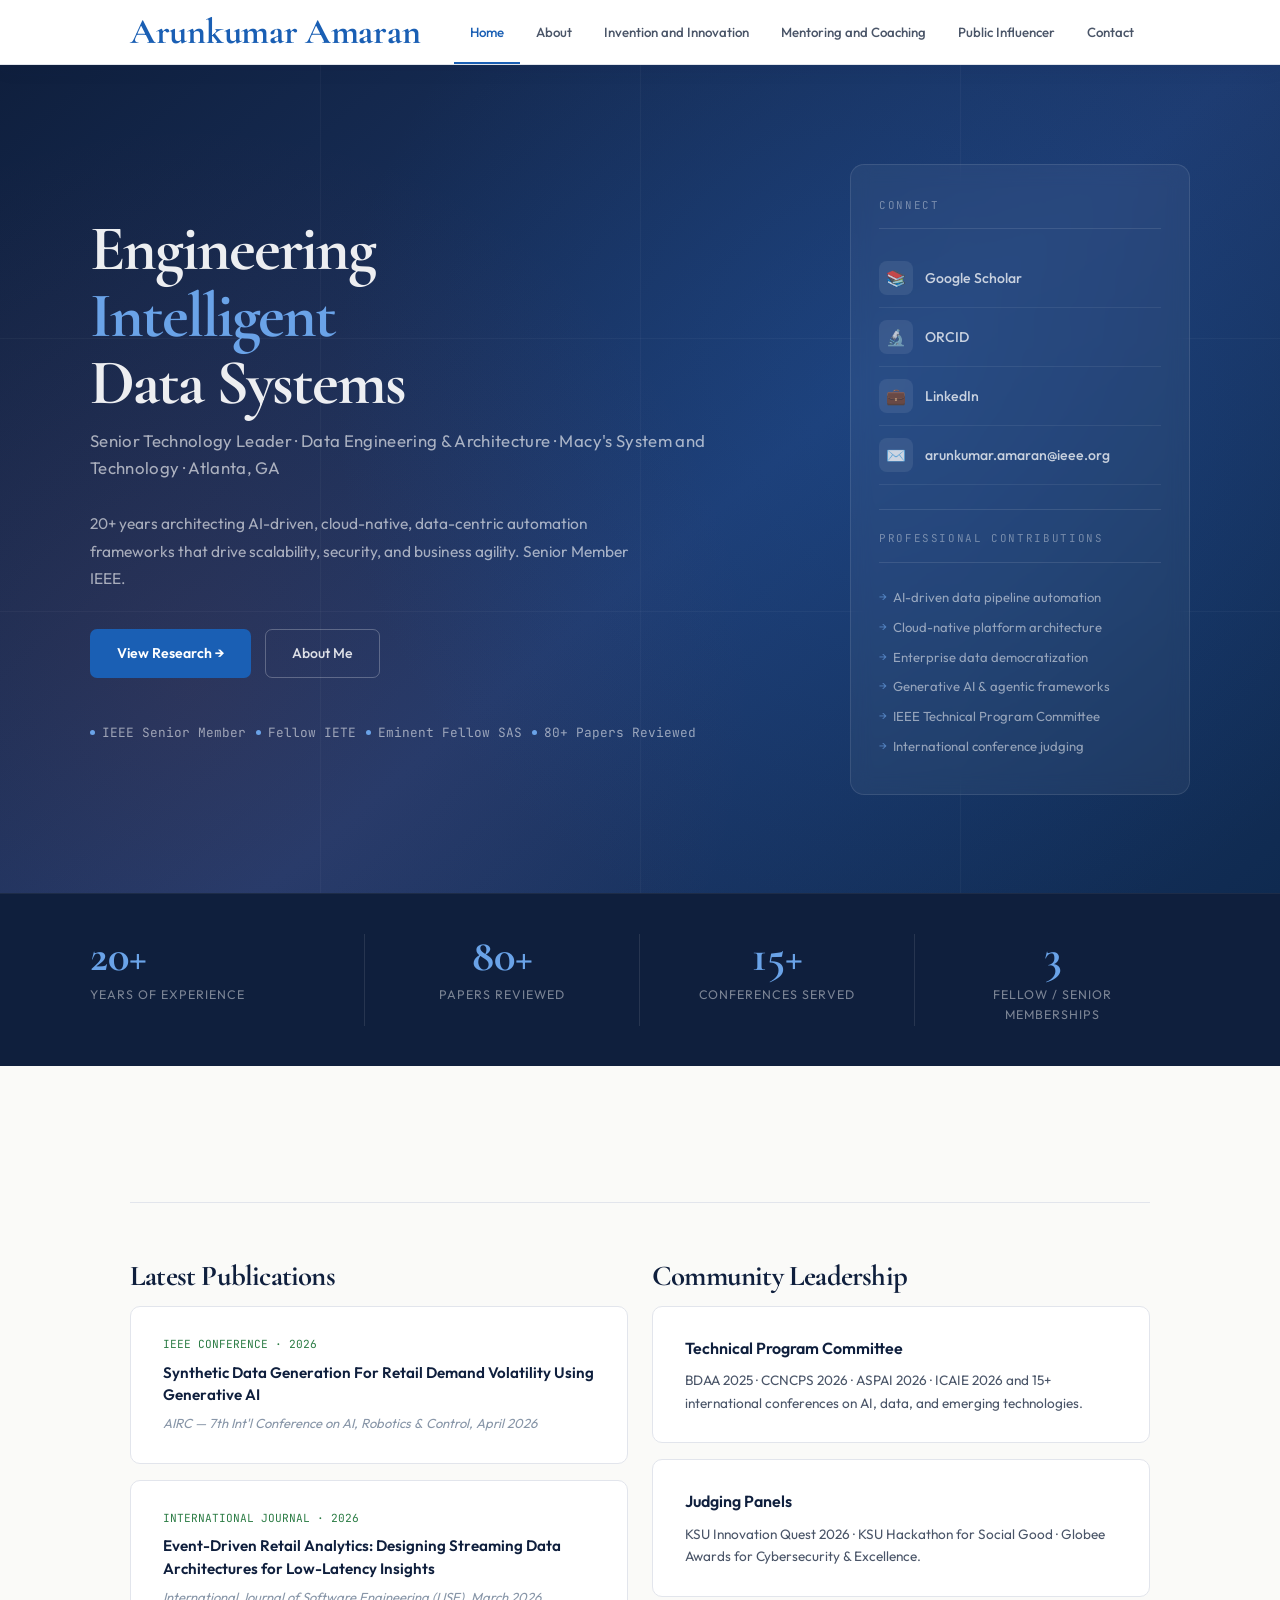
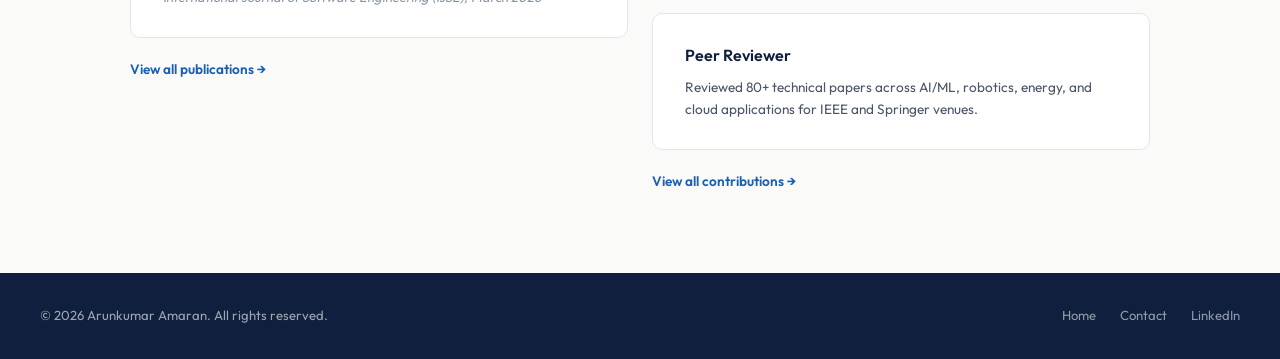
<file: index.html>
<!DOCTYPE html>
<html lang="en">
<head>
<meta charset="UTF-8">
<meta name="viewport" content="width=device-width, initial-scale=1.0">
<title>Arunkumar Amaran | Senior Technology Leader</title>
<link rel="stylesheet" href="style.css">
<style>
/* ── HOME-SPECIFIC ── */
.home-hero {
  background: linear-gradient(140deg, var(--navy) 0%, #1e3a6e 55%, #0f2a50 100%);
  min-height: 92vh;
  display: flex;
  align-items: center;
  position: relative;
  overflow: hidden;
  padding: 80px 40px;
}

.home-hero::before {
  content: '';
  position: absolute;
  inset: 0;
  background-image:
    radial-gradient(circle at 70% 40%, rgba(26,95,180,0.25) 0%, transparent 55%),
    radial-gradient(circle at 15% 75%, rgba(201,73,43,0.1) 0%, transparent 45%);
}

/* Decorative lines */
.hero-lines {
  position: absolute;
  inset: 0;
  overflow: hidden;
  pointer-events: none;
}
.hero-lines span {
  position: absolute;
  display: block;
  background: rgba(255,255,255,0.035);
}
.hero-lines span:nth-child(1) { width: 1px; height: 100%; left: 25%; top: 0; }
.hero-lines span:nth-child(2) { width: 1px; height: 100%; left: 50%; top: 0; }
.hero-lines span:nth-child(3) { width: 1px; height: 100%; left: 75%; top: 0; }
.hero-lines span:nth-child(4) { width: 100%; height: 1px; top: 33%; left: 0; }
.hero-lines span:nth-child(5) { width: 100%; height: 1px; top: 66%; left: 0; }

.home-hero-inner {
  max-width: 1100px;
  margin: 0 auto;
  position: relative;
  z-index: 1;
  width: 100%;
  display: grid;
  grid-template-columns: 1fr 340px;
  gap: 60px;
  align-items: center;
}

.hero-kicker {
  font-family: 'JetBrains Mono', monospace;
  font-size: 0.72rem;
  letter-spacing: 0.2em;
  text-transform: uppercase;
  color: rgba(255,255,255,0.5);
  margin-bottom: 20px;
}

.hero-kicker span {
  display: inline-block;
  padding: 5px 14px;
  border: 1px solid rgba(255,255,255,0.18);
  border-radius: 100px;
  background: rgba(255,255,255,0.05);
  margin-right: 10px;
}

.home-hero h1 {
  font-family: 'Cormorant Garamond', serif;
  font-size: clamp(2.8rem, 5vw, 4.8rem);
  font-weight: 700;
  line-height: 1.05;
  letter-spacing: -2px;
  color: white;
  margin-bottom: 10px;
}

.home-hero h1 .name-line {
  display: block;
  color: rgba(255,255,255,0.92);
}

.home-hero h1 .highlight {
  color: #6aa3e8;
}

.hero-subtitle {
  font-size: 1.05rem;
  color: rgba(255,255,255,0.62);
  margin-bottom: 28px;
  font-weight: 400;
  letter-spacing: 0.02em;
}

.hero-desc {
  font-size: 0.97rem;
  color: rgba(255,255,255,0.6);
  max-width: 540px;
  line-height: 1.78;
  margin-bottom: 36px;
}

.hero-ctas {
  display: flex;
  gap: 14px;
  flex-wrap: wrap;
  margin-bottom: 44px;
}

.btn-solid {
  display: inline-flex;
  align-items: center;
  gap: 8px;
  background: #1a5fb4;
  color: white;
  padding: 12px 26px;
  border-radius: 7px;
  font-size: 0.88rem;
  font-weight: 600;
  text-decoration: none;
  border: 1px solid transparent;
  transition: background 0.2s, transform 0.2s, box-shadow 0.2s;
}
.btn-solid:hover {
  background: #2471d0;
  transform: translateY(-2px);
  box-shadow: 0 6px 24px rgba(26,95,180,0.4);
}

.btn-outline {
  display: inline-flex;
  align-items: center;
  gap: 8px;
  background: transparent;
  color: rgba(255,255,255,0.85);
  padding: 12px 26px;
  border-radius: 7px;
  font-size: 0.88rem;
  font-weight: 500;
  text-decoration: none;
  border: 1px solid rgba(255,255,255,0.25);
  transition: border-color 0.2s, color 0.2s, transform 0.2s;
}
.btn-outline:hover {
  border-color: rgba(255,255,255,0.6);
  color: white;
  transform: translateY(-2px);
}

.hero-badges {
  display: flex;
  flex-wrap: wrap;
  gap: 10px;
}

.hero-badge-item {
  display: flex;
  align-items: center;
  gap: 7px;
  font-size: 0.8rem;
  color: rgba(255,255,255,0.55);
  font-family: 'JetBrains Mono', monospace;
}

.hero-badge-item::before {
  content: '';
  width: 5px; height: 5px;
  background: #6aa3e8;
  border-radius: 50%;
  flex-shrink: 0;
}

/* RIGHT PANEL */
.hero-panel {
  background: rgba(255,255,255,0.05);
  border: 1px solid rgba(255,255,255,0.1);
  border-radius: 14px;
  padding: 32px 28px;
  backdrop-filter: blur(10px);
}

.panel-title {
  font-family: 'JetBrains Mono', monospace;
  font-size: 0.68rem;
  letter-spacing: 0.15em;
  text-transform: uppercase;
  color: rgba(255,255,255,0.38);
  margin-bottom: 20px;
  padding-bottom: 14px;
  border-bottom: 1px solid rgba(255,255,255,0.1);
}

.panel-link {
  display: flex;
  align-items: center;
  gap: 12px;
  padding: 12px 0;
  border-bottom: 1px solid rgba(255,255,255,0.07);
  text-decoration: none;
  color: rgba(255,255,255,0.75);
  font-size: 0.88rem;
  font-weight: 500;
  transition: color 0.2s, padding-left 0.2s;
}
.panel-link:last-child { border-bottom: none; }
.panel-link:hover {
  color: white;
  padding-left: 6px;
}

.panel-link .pl-icon {
  width: 34px; height: 34px;
  border-radius: 8px;
  background: rgba(255,255,255,0.08);
  display: flex;
  align-items: center;
  justify-content: center;
  font-size: 1rem;
  flex-shrink: 0;
}

.panel-sep { margin-top: 24px; padding-top: 20px; border-top: 1px solid rgba(255,255,255,0.1); }

.contrib-list {
  list-style: none;
  margin-top: 8px;
}
.contrib-list li {
  font-size: 0.82rem;
  color: rgba(255,255,255,0.52);
  padding: 5px 0;
  padding-left: 14px;
  position: relative;
  line-height: 1.5;
}
.contrib-list li::before {
  content: '→';
  position: absolute;
  left: 0;
  color: rgba(106,163,232,0.6);
  font-size: 0.75rem;
}

/* STATS STRIP */
.stats-strip {
  background: var(--navy);
  padding: 40px;
  border-top: 1px solid rgba(255,255,255,0.06);
}
.stats-strip-inner {
  max-width: 1100px;
  margin: 0 auto;
  display: grid;
  grid-template-columns: repeat(4, 1fr);
  gap: 0;
}
.stat {
  padding: 0 30px;
  border-right: 1px solid rgba(255,255,255,0.1);
  text-align: center;
}
.stat:first-child { padding-left: 0; text-align: left; }
.stat:last-child { border-right: none; }
.stat-num {
  font-family: 'Cormorant Garamond', serif;
  font-size: 2.8rem;
  font-weight: 700;
  color: #6aa3e8;
  line-height: 1;
  margin-bottom: 6px;
}
.stat-lbl {
  font-size: 0.78rem;
  color: rgba(255,255,255,0.45);
  text-transform: uppercase;
  letter-spacing: 0.08em;
}

/* HOME SECTIONS */
.home-sections {
  max-width: 1100px;
  margin: 0 auto;
  padding: 80px 40px;
}

.two-col {
  display: grid;
  grid-template-columns: 1fr 1fr;
  gap: 24px;
}

.exp-item {
  background: var(--surface);
  border: 1px solid var(--border);
  border-left: 3px solid var(--accent);
  border-radius: 0 10px 10px 0;
  padding: 22px 26px;
  margin-bottom: 18px;
  transition: box-shadow 0.2s;
}
.exp-item:hover { box-shadow: var(--shadow-lg); }

.exp-company {
  font-family: 'JetBrains Mono', monospace;
  font-size: 0.7rem;
  color: var(--accent);
  text-transform: uppercase;
  letter-spacing: 0.1em;
  margin-bottom: 4px;
}
.exp-role {
  font-size: 1rem;
  font-weight: 600;
  color: var(--navy);
  margin-bottom: 4px;
}
.exp-date {
  font-size: 0.78rem;
  color: var(--text-light);
  font-family: 'JetBrains Mono', monospace;
}

@media (max-width: 900px) {
  .home-hero-inner { grid-template-columns: 1fr; }
  .hero-panel { display: none; }
  .stats-strip-inner { grid-template-columns: repeat(2, 1fr); gap: 24px; }
  .stat { border-right: none; padding: 0; text-align: left; }
  .two-col { grid-template-columns: 1fr; }
}
</style>
</head>
<body>

<nav>
  <div class="nav-inner">
    <a href="index.html" class="nav-logo" style="font-size: 36px;"><em>Arunkumar</em> <em>Amaran</em></a>
    <ul class="nav-links">
      <li><a href="index.html" class="active">Home</a></li>
      <li><a href="about.html">About</a></li>
      <li><a href="innovation.html">Invention and Innovation</a></li>
      
      <li><a href="recognitions.html">Mentoring and Coaching</a></li>
      <li><a href="community.html">Public Influencer</a></li>
      <li><a href="contact.html">Contact</a></li>
    </ul>
  </div>
</nav>

<!-- HERO -->
<section class="home-hero">
  <div class="hero-lines">
    <span></span><span></span><span></span><span></span><span></span>
  </div>
  <div class="home-hero-inner">
    <div class="hero-left">
      <!-- <div class="hero-kicker">
        <span>GCP · AWS · Azure</span>
        <span>Generative AI</span>
        <span>Data Engineering</span>
      </div> -->
      <h1>
        <span class="name-line">Engineering</span>
        <span class="name-line highlight">Intelligent</span>
        <span class="name-line">Data Systems</span>
      </h1>
      <p class="hero-subtitle">Senior Technology Leader · Data Engineering & Architecture · Macy's System and Technology · Atlanta, GA</p>
      <p class="hero-desc">20+ years architecting AI-driven, cloud-native, data-centric automation frameworks that drive scalability, security, and business agility. Senior Member IEEE.</p>
      <div class="hero-ctas">
        <a href="innovation.html" class="btn-solid">View Research →</a>
        <a href="about.html" class="btn-outline">About Me</a>
      </div>
      <div class="hero-badges">
        <div class="hero-badge-item">IEEE Senior Member</div>
        <div class="hero-badge-item">Fellow IETE</div>
        <div class="hero-badge-item">Eminent Fellow SAS</div>
        <div class="hero-badge-item">80+ Papers Reviewed</div>
      </div>
    </div>

    <div class="hero-panel">
      <div class="panel-title">Connect</div>
      <a href="https://scholar.google.com/citations?user=LBd4mUEAAAAJ&hl=en" target="_blank" class="panel-link">
        <div class="pl-icon">📚</div> Google Scholar
      </a>
      <a href="https://orcid.org/0009-0007-8225-0132" target="_blank" class="panel-link">
        <div class="pl-icon">🔬</div> ORCID
      </a>
      <a href="https://www.linkedin.com/in/arunkumar-amaran/" target="_blank" class="panel-link">
        <div class="pl-icon">💼</div> LinkedIn
      </a>
      <a href="mailto:arunkumar.amaran@ieee.org" class="panel-link">
        <div class="pl-icon">✉️</div> arunkumar.amaran@ieee.org
      </a>
      <div class="panel-sep">
        <div class="panel-title">Professional Contributions</div>
        <ul class="contrib-list">
          <li>AI-driven data pipeline automation</li>
          <li>Cloud-native platform architecture</li>
          <li>Enterprise data democratization</li>
          <li>Generative AI & agentic frameworks</li>
          <li>IEEE Technical Program Committee</li>
          <li>International conference judging</li>
        </ul>
      </div>
    </div>
  </div>
</section>

<!-- STATS -->
<div class="stats-strip">
  <div class="stats-strip-inner">
    <div class="stat">
      <div class="stat-num">20+</div>
      <div class="stat-lbl">Years of Experience</div>
    </div>
    <div class="stat">
      <div class="stat-num">80+</div>
      <div class="stat-lbl">Papers Reviewed</div>
    </div>
    <div class="stat">
      <div class="stat-num">15+</div>
      <div class="stat-lbl">Conferences Served</div>
    </div>
    <div class="stat">
      <div class="stat-num">3</div>
      <div class="stat-lbl">Fellow / Senior Memberships</div>
    </div>
  </div>
</div>

<!-- HOME BODY -->
<div class="home-sections">

  <!-- Experience snapshot -->
  <!--  <span class="section-tag">// career</span> 
  <h2 class="section-title">Professional Experience</h2>
  <p class="section-lead">Two decades of delivering enterprise data platforms across retail and industrial technology domains.</p>

  <div class="exp-item reveal">
    <div class="exp-company">Macy's Systems & Technology</div>
    <div class="exp-role">Tech Manager — Data Engineering & Architecture</div>
    <div class="exp-date">Nov 2023 – Present</div>
  </div>
  <div class="exp-item reveal">
    <div class="exp-company">Macy's Systems & Technology</div>
    <div class="exp-role">Staff Data Engineer — Data as a Service</div>
    <div class="exp-date">Nov 2018 – Oct 2023</div>
  </div>
  <div class="exp-item reveal">
    <div class="exp-company">Randstad Technologies → Macy's</div>
    <div class="exp-role">Lead Developer — MAIN Analytics</div>
    <div class="exp-date">Jan 2015 – Oct 2016</div>
  </div>
  <div class="exp-item reveal">
    <div class="exp-company">Tata Consultancy Services → Home Depot</div>
    <div class="exp-role">Lead Developer — Supply Chain Visibility</div>
    <div class="exp-date">Dec 2009 – Jan 2015</div>
  </div>
  <div class="exp-item reveal">
    <div class="exp-company">Hewlett Packard</div>
    <div class="exp-role">Java Developer — Flash Reporting & Prime Deal</div>
    <div class="exp-date">Jul 2006 – Dec 2009</div>
  </div>-->

  <hr class="divider">

  <!-- Two col: Research + Community -->
  <div class="two-col">
    <div>
      <!--<span class="section-tag">// research</span> -->
      <h2 class="section-title" style="font-size:1.8rem;">Latest Publications</h2>
      <div class="card reveal" style="margin-bottom:16px;">
        <div style="font-size:0.7rem;font-family:'JetBrains Mono',monospace;color:var(--accent3);margin-bottom:8px;">IEEE CONFERENCE · 2026</div>
        <div style="font-weight:600;font-size:0.95rem;color:var(--navy);line-height:1.5;">Synthetic Data Generation For Retail Demand Volatility Using Generative AI</div>
        <div style="font-size:0.82rem;color:var(--text-light);margin-top:6px;font-style:italic;">AIRC — 7th Int'l Conference on AI, Robotics & Control, April 2026</div>
      </div>
      <div class="card reveal">
        <div style="font-size:0.7rem;font-family:'JetBrains Mono',monospace;color:var(--accent3);margin-bottom:8px;">INTERNATIONAL JOURNAL · 2026</div>
        <div style="font-weight:600;font-size:0.95rem;color:var(--navy);line-height:1.5;">Event-Driven Retail Analytics: Designing Streaming Data Architectures for Low-Latency Insights</div>
        <div style="font-size:0.82rem;color:var(--text-light);margin-top:6px;font-style:italic;">International Journal of Software Engineering (IJSE), March 2026</div>
      </div>
      <a href="innovation.html" style="display:inline-block;margin-top:20px;font-size:0.85rem;color:var(--accent);font-weight:600;text-decoration:none;">View all publications →</a>
    </div>

    <div>
      <!-- <span class="section-tag">// community</span> -->
      <h2 class="section-title" style="font-size:1.8rem;">Community Leadership</h2>
      <div class="card reveal" style="margin-bottom:16px;">
        <div style="font-weight:600;color:var(--navy);margin-bottom:8px;">Technical Program Committee</div>
        <p style="font-size:0.85rem;color:var(--text-mid);">BDAA 2025 · CCNCPS 2026 · ASPAI 2026 · ICAIE 2026 and 15+ international conferences on AI, data, and emerging technologies.</p>
      </div>
      <div class="card reveal" style="margin-bottom:16px;">
        <div style="font-weight:600;color:var(--navy);margin-bottom:8px;">Judging Panels</div>
        <p style="font-size:0.85rem;color:var(--text-mid);">KSU Innovation Quest 2026 · KSU Hackathon for Social Good · Globee Awards for Cybersecurity & Excellence.</p>
      </div>
      <div class="card reveal">
        <div style="font-weight:600;color:var(--navy);margin-bottom:8px;">Peer Reviewer</div>
        <p style="font-size:0.85rem;color:var(--text-mid);">Reviewed 80+ technical papers across AI/ML, robotics, energy, and cloud applications for IEEE and Springer venues.</p>
      </div>
      <a href="community.html" style="display:inline-block;margin-top:20px;font-size:0.85rem;color:var(--accent);font-weight:600;text-decoration:none;">View all contributions →</a>
    </div>
  </div>

</div>

<footer>
  <div>© 2026 Arunkumar Amaran. All rights reserved.</div>
  <div class="footer-links">
    <a href="index.html">Home</a>
    <a href="contact.html">Contact</a>
    <a href="https://www.linkedin.com/in/arunkumar-amaran/" target="_blank">LinkedIn</a>
  </div>
</footer>

<script>
const obs = new IntersectionObserver(entries => {
  entries.forEach((e,i) => { if(e.isIntersecting) setTimeout(() => e.target.classList.add('in'), i*80); });
}, { threshold: 0.08 });
document.querySelectorAll('.reveal').forEach(el => obs.observe(el));
</script>
</body>
</html>
</file>
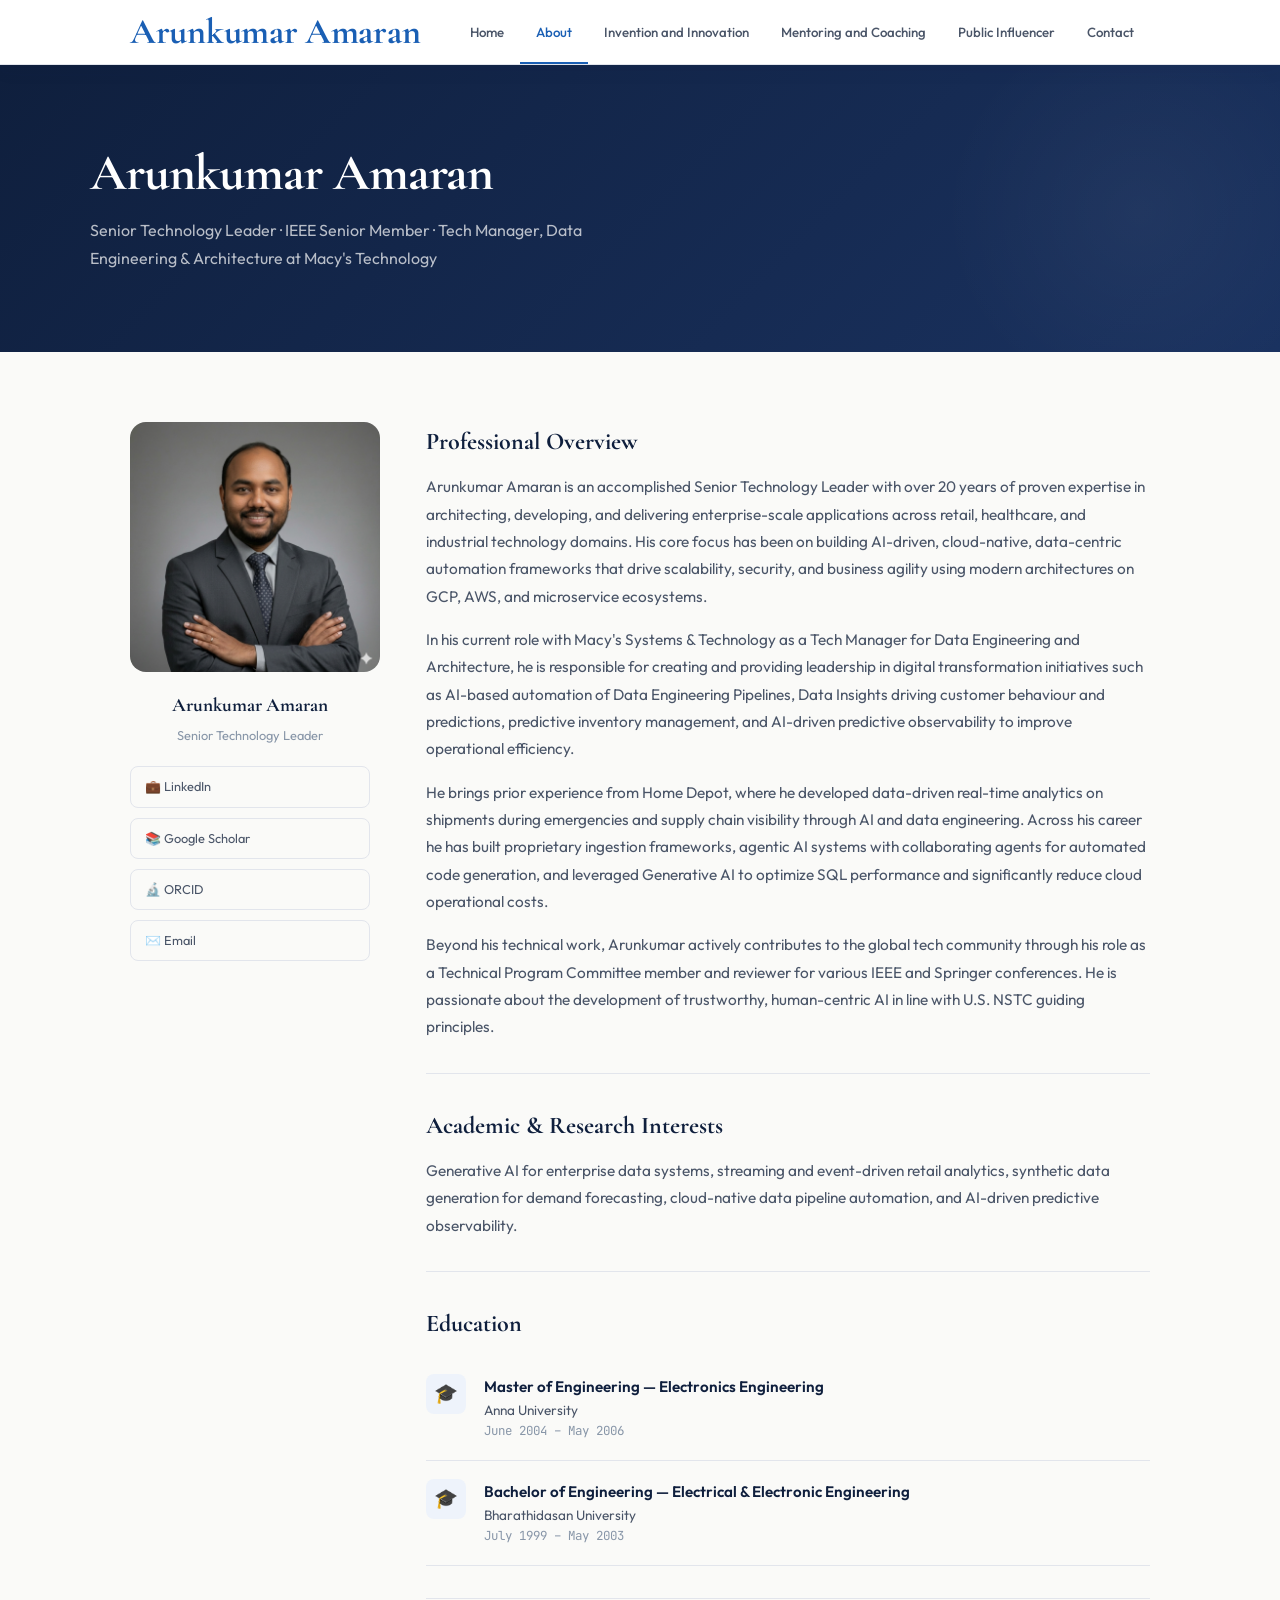
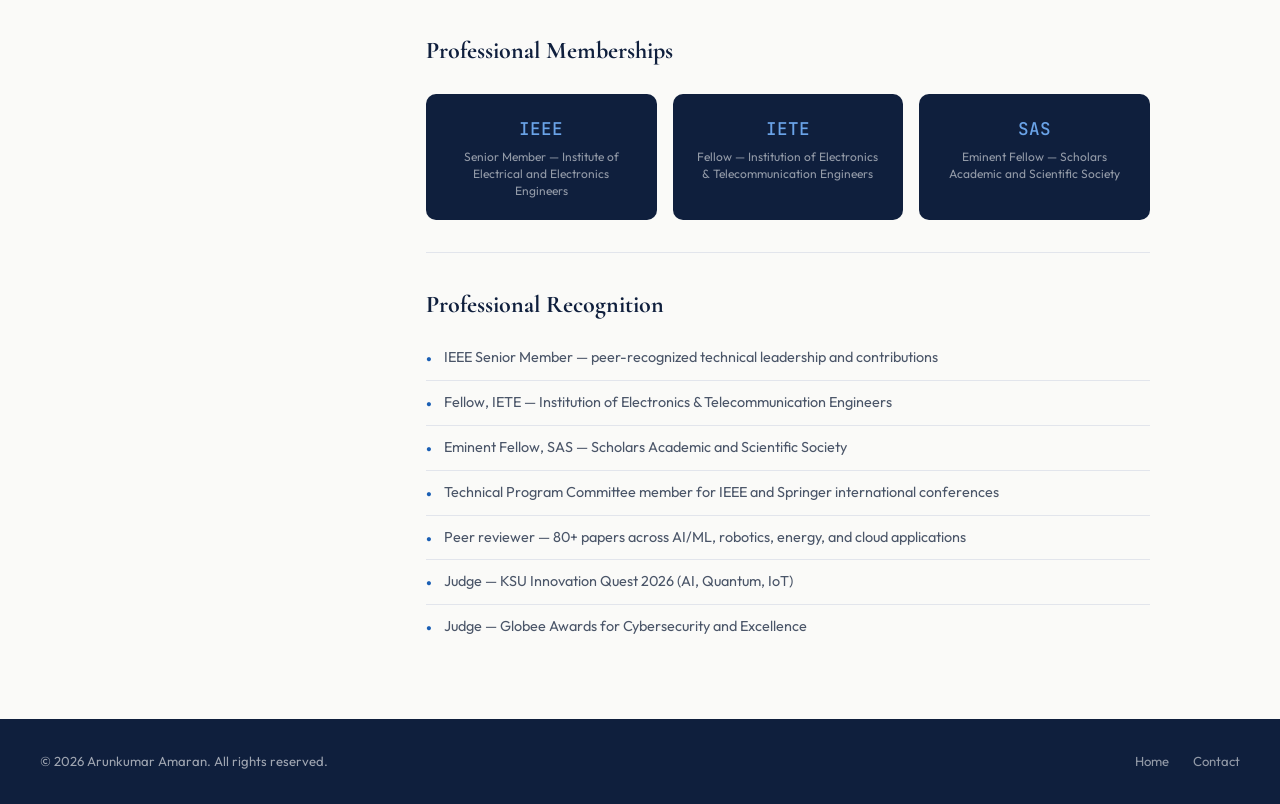
<file: about.html>
<!DOCTYPE html>
<html lang="en">
<head>
<meta charset="UTF-8">
<meta name="viewport" content="width=device-width, initial-scale=1.0">
<title>Arunkumar Amaran</title>
<link rel="stylesheet" href="style.css">
<style>
.about-grid {
  display: grid;
  grid-template-columns: 240px 1fr;
  gap: 56px;
  align-items: start;
}

.avatar-box img {
  width: 100%;
  height: 100%;
  object-fit: cover; /* Fills the box while maintaining aspect ratio */
}


.about-avatar {
  text-align: center;
}

.avatar-box {
  width: 250px;
  height: 250px;
  background: linear-gradient(135deg, var(--navy) 0%, var(--navy2) 100%);
  border-radius: 16px;
  display: flex;
  align-items: center;
  justify-content: center;
  font-family: 'Cormorant Garamond', serif;
  font-size: 4.5rem;
  font-weight: 700;
  color: rgba(255,255,255,0.9);
  margin: 0 auto 18px;
  letter-spacing: -2px;
  overflow: hidden;
 }

.avatar-name {
  font-family: 'Cormorant Garamond', serif;
  font-size: 1.2rem;
  font-weight: 700;
  color: var(--navy);
  margin-bottom: 4px;
}

.avatar-role {
  font-size: 0.8rem;
  color: var(--text-light);
}

.about-links {
  margin-top: 20px;
  display: flex;
  flex-direction: column;
  gap: 10px;
}

.about-link {
  display: flex;
  align-items: center;
  gap: 10px;
  padding: 9px 14px;
  border: 1px solid var(--border);
  border-radius: 8px;
  font-size: 0.8rem;
  color: var(--text-mid);
  text-decoration: none;
  transition: border-color 0.2s, color 0.2s, background 0.2s;
}

.about-link:hover {
  border-color: var(--accent);
  color: var(--accent);
  background: #eef3fb;
}

.about-text h3 {
  font-family: 'Cormorant Garamond', serif;
  font-size: 1.5rem;
  font-weight: 700;
  color: var(--navy);
  margin: 32px 0 12px;
}

.about-text h3:first-child { margin-top: 0; }

.about-text p {
  color: var(--text-mid);
  margin-bottom: 16px;
  line-height: 1.78;
  font-size: 0.96rem;
}

.recognition-list {
  list-style: none;
  margin-top: 10px;
}

.recognition-list li {
  display: flex;
  align-items: flex-start;
  gap: 12px;
  padding: 10px 0;
  border-bottom: 1px solid var(--border);
  font-size: 0.9rem;
  color: var(--text-mid);
}

.recognition-list li:last-child { border-bottom: none; }

.recognition-list li::before {
  content: '●';
  color: var(--accent);
  font-size: 0.6rem;
  margin-top: 5px;
  flex-shrink: 0;
}

.membership-cards {
  display: grid;
  grid-template-columns: repeat(3, 1fr);
  gap: 16px;
  margin-top: 24px;
}

.mem-card {
  background: var(--navy);
  border-radius: 10px;
  padding: 20px;
  text-align: center;
  color: white;
}

.mem-card .mem-abbr {
  font-family: 'JetBrains Mono', monospace;
  font-size: 1.1rem;
  font-weight: 500;
  color: #6aa3e8;
  margin-bottom: 6px;
}

.mem-card .mem-full {
  font-size: 0.75rem;
  color: rgba(255,255,255,0.55);
  line-height: 1.4;
}

.edu-row {
  display: flex;
  align-items: flex-start;
  gap: 18px;
  padding: 18px 0;
  border-bottom: 1px solid var(--border);
}
.edu-row:last-child { border-bottom: none; }

.edu-icon {
  width: 40px; height: 40px;
  background: #eef3fb;
  border-radius: 8px;
  display: flex;
  align-items: center;
  justify-content: center;
  font-size: 1.2rem;
  flex-shrink: 0;
}

.edu-degree { font-weight: 600; font-size: 0.95rem; color: var(--navy); }
.edu-school { font-size: 0.85rem; color: var(--text-mid); }
.edu-year { font-size: 0.78rem; font-family: 'JetBrains Mono', monospace; color: var(--text-light); }

@media (max-width: 768px) {
  .about-grid { grid-template-columns: 1fr; }
  .membership-cards { grid-template-columns: 1fr; }
}
</style>
</head>
<body>

<nav>
  <div class="nav-inner">
    <a href="index.html" class="nav-logo" style="font-size: 36px;"><em>Arunkumar</em> <em>Amaran</em></a>
    <ul class="nav-links">
      <li><a href="index.html">Home</a></li>
      <li><a href="about.html" class="active">About</a></li>
      <li><a href="innovation.html">Invention and Innovation</a></li>
      
      <li><a href="recognitions.html">Mentoring and Coaching</a></li>
      <li><a href="community.html">Public Influencer</a></li>
      <li><a href="contact.html">Contact</a></li>
    </ul>
  </div>
</nav>

<div class="page-hero">
  <div class="page-hero-inner">
    
    <h1>Arunkumar Amaran</h1>
    <p>Senior Technology Leader · IEEE Senior Member · Tech Manager, Data Engineering & Architecture at Macy's Technology</p>
  </div>
</div>

<div class="page-body">
  <div class="about-grid">

    <div class="about-avatar reveal">
      <div class="avatar-box"><img src="Arun_Profile_web1.png" alt="Avatar"></div>
      <div class="avatar-name">Arunkumar Amaran</div>
      <div class="avatar-role">Senior Technology Leader</div>
      <div class="about-links">
        <a href="https://www.linkedin.com/in/arunkumar-amaran/" target="_blank" class="about-link">💼 LinkedIn</a>
        <a href="https://scholar.google.com/citations?user=LBd4mUEAAAAJ&hl=en" target="_blank" class="about-link">📚 Google Scholar</a>
        <a href="https://orcid.org/0009-0007-8225-0132" target="_blank" class="about-link">🔬 ORCID</a>
        <a href="mailto:arunkumar.amaran@ieee.org" class="about-link">✉️ Email</a>
      </div>
    </div>

    <div class="about-text">
      <h3>Professional Overview</h3>
      <p>Arunkumar Amaran is an accomplished Senior Technology Leader with over 20 years of proven expertise in architecting, developing, and delivering enterprise-scale applications across retail, healthcare, and industrial technology domains. His core focus has been on building AI-driven, cloud-native, data-centric automation frameworks that drive scalability, security, and business agility using modern architectures on GCP, AWS, and microservice ecosystems.</p>

      <p>In his current role with Macy's Systems & Technology as a Tech Manager for Data Engineering and Architecture, he is responsible for creating and providing leadership in digital transformation initiatives such as AI-based automation of Data Engineering Pipelines, Data Insights driving customer behaviour and predictions, predictive inventory management, and AI-driven predictive observability to improve operational efficiency.</p>

      <p>He brings prior experience from Home Depot, where he developed data-driven real-time analytics on shipments during emergencies and supply chain visibility through AI and data engineering. Across his career he has built proprietary ingestion frameworks, agentic AI systems with collaborating agents for automated code generation, and leveraged Generative AI to optimize SQL performance and significantly reduce cloud operational costs.</p>

      <p>Beyond his technical work, Arunkumar actively contributes to the global tech community through his role as a Technical Program Committee member and reviewer for various IEEE and Springer conferences. He is passionate about the development of trustworthy, human-centric AI in line with U.S. NSTC guiding principles.</p>

      <hr class="divider" style="margin:32px 0;">

      <h3>Academic & Research Interests</h3>
      <p>Generative AI for enterprise data systems, streaming and event-driven retail analytics, synthetic data generation for demand forecasting, cloud-native data pipeline automation, and AI-driven predictive observability.</p>

      <hr class="divider" style="margin:32px 0;">

      <h3>Education</h3>
      <div class="edu-row reveal">
        <div class="edu-icon">🎓</div>
        <div>
          <div class="edu-degree">Master of Engineering — Electronics Engineering</div>
          <div class="edu-school">Anna University</div>
          <div class="edu-year">June 2004 – May 2006</div>
        </div>
      </div>
      <div class="edu-row reveal">
        <div class="edu-icon">🎓</div>
        <div>
          <div class="edu-degree">Bachelor of Engineering — Electrical & Electronic Engineering</div>
          <div class="edu-school">Bharathidasan University</div>
          <div class="edu-year">July 1999 – May 2003</div>
        </div>
      </div>

      <hr class="divider" style="margin:32px 0;">

      <h3>Professional Memberships</h3>
      <div class="membership-cards">
        <div class="mem-card reveal">
          <div class="mem-abbr">IEEE</div>
          <div class="mem-full">Senior Member — Institute of Electrical and Electronics Engineers</div>
        </div>
        <div class="mem-card reveal">
          <div class="mem-abbr">IETE</div>
          <div class="mem-full">Fellow — Institution of Electronics & Telecommunication Engineers</div>
        </div>
        <div class="mem-card reveal">
          <div class="mem-abbr">SAS</div>
          <div class="mem-full">Eminent Fellow — Scholars Academic and Scientific Society</div>
        </div>
      </div>

      <hr class="divider" style="margin:32px 0;">

      <h3>Professional Recognition</h3>
      <ul class="recognition-list">
        <li>IEEE Senior Member — peer-recognized technical leadership and contributions</li>
        <li>Fellow, IETE — Institution of Electronics & Telecommunication Engineers</li>
        <li>Eminent Fellow, SAS — Scholars Academic and Scientific Society</li>
        <li>Technical Program Committee member for IEEE and Springer international conferences</li>
        <li>Peer reviewer — 80+ papers across AI/ML, robotics, energy, and cloud applications</li>
        <li>Judge — KSU Innovation Quest 2026 (AI, Quantum, IoT)</li>
        <li>Judge — Globee Awards for Cybersecurity and Excellence</li>
      </ul>
    </div>

  </div>
</div>

<footer>
  <div>© 2026 Arunkumar Amaran. All rights reserved.</div>
  <div class="footer-links">
    <a href="index.html">Home</a>
    <a href="contact.html">Contact</a>
  </div>
</footer>

<script>
const obs = new IntersectionObserver(entries => {
  entries.forEach((e,i) => { if(e.isIntersecting) setTimeout(() => e.target.classList.add('in'), i*80); });
}, { threshold: 0.08 });
document.querySelectorAll('.reveal').forEach(el => obs.observe(el));
</script>
</body>
</html>
</file>
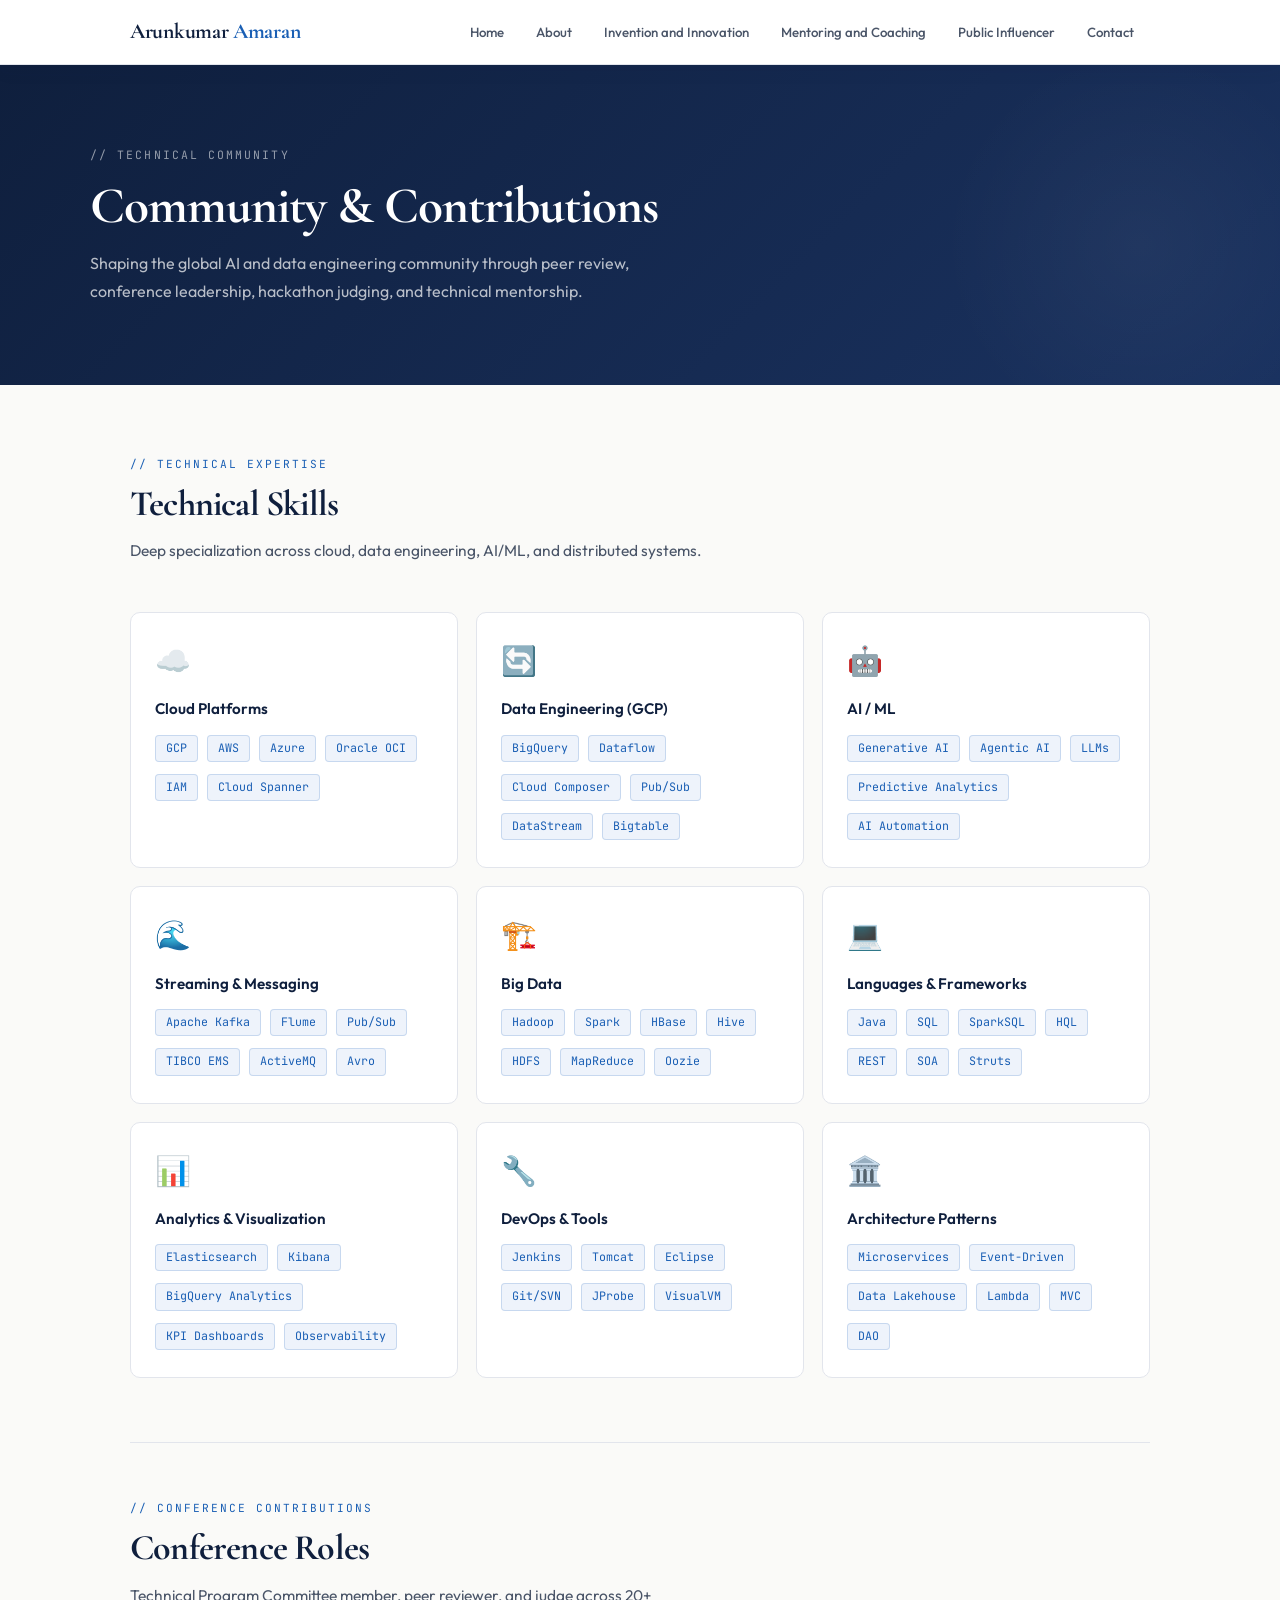
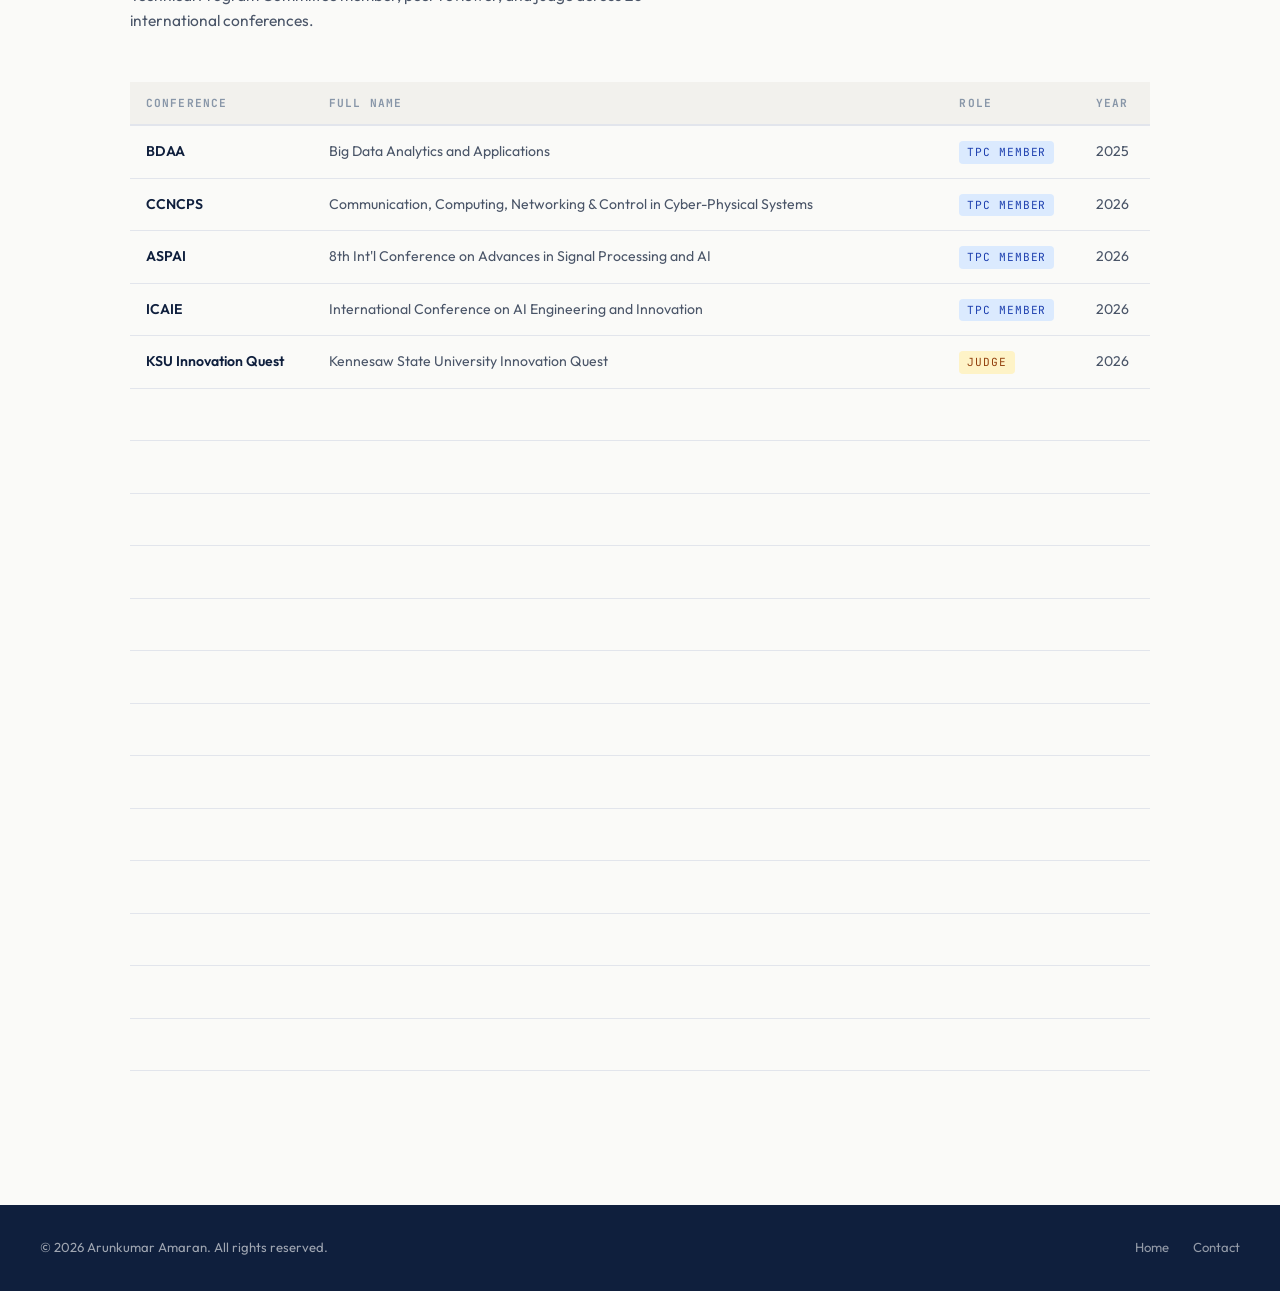
<file: community.html>
<!DOCTYPE html>
<html lang="en">
<head>
<meta charset="UTF-8">
<meta name="viewport" content="width=device-width, initial-scale=1.0">
<title>Community | Arunkumar Amaran</title>
<link rel="stylesheet" href="style.css">
<style>
.skills-section { margin-bottom: 64px; }

.skills-grid-3 {
  display: grid;
  grid-template-columns: repeat(3, 1fr);
  gap: 18px;
}

.skill-block {
  background: var(--surface);
  border: 1px solid var(--border);
  border-radius: 10px;
  padding: 24px;
  transition: box-shadow 0.25s, transform 0.25s;
}

.skill-block:hover { box-shadow: var(--shadow-lg); transform: translateY(-3px); }

.sb-icon { font-size: 1.8rem; margin-bottom: 12px; }
.sb-title { font-weight: 600; font-size: 0.95rem; color: var(--navy); margin-bottom: 10px; }
.sb-tags { display: flex; flex-wrap: wrap; gap: 6px; }

.conf-table {
  width: 100%;
  border-collapse: collapse;
  font-size: 0.88rem;
}

.conf-table th {
  text-align: left;
  padding: 12px 16px;
  font-family: 'JetBrains Mono', monospace;
  font-size: 0.7rem;
  text-transform: uppercase;
  letter-spacing: 0.1em;
  color: var(--text-light);
  border-bottom: 2px solid var(--border);
  background: var(--bg2);
}

.conf-table td {
  padding: 14px 16px;
  border-bottom: 1px solid var(--border);
  color: var(--text-mid);
  vertical-align: top;
}

.conf-table tr:hover td { background: #f7f9fd; }

.conf-name { font-weight: 600; color: var(--navy); }
.conf-role-badge {
  display: inline-block;
  font-size: 0.7rem;
  font-family: 'JetBrains Mono', monospace;
  padding: 2px 8px;
  border-radius: 4px;
  text-transform: uppercase;
  letter-spacing: 0.08em;
}

.badge-tpc { background: #dbeafe; color: #1e40af; }
.badge-review { background: #dcfce7; color: #166534; }
.badge-judge { background: #fef3c7; color: #92400e; }

@media (max-width: 768px) {
  .skills-grid-3 { grid-template-columns: 1fr; }
  .conf-table { font-size: 0.8rem; }
}
</style>
</head>
<body>

<nav>
  <div class="nav-inner">
    <a href="index.html" class="nav-logo">Arunkumar <em>Amaran</em></a>
    <ul class="nav-links">
      <li><a href="index.html">Home</a></li>
      <li><a href="about.html">About</a></li>
      <li><a href="innovation.html">Invention and Innovation</a></li>
      
      <li><a href="recognitions.html">Mentoring and Coaching</a></li>
      <li><a href="community.html">Public Influencer</a></li>
      <li><a href="contact.html">Contact</a></li>
    </ul>
  </div>
</nav>

<div class="page-hero">
  <div class="page-hero-inner">
    <div class="eyebrow">// technical community</div>
    <h1>Community &amp; Contributions</h1>
    <p>Shaping the global AI and data engineering community through peer review, conference leadership, hackathon judging, and technical mentorship.</p>
  </div>
</div>

<div class="page-body">

  <!-- Technical Skills -->
  <div class="skills-section">
    <span class="section-tag">// technical expertise</span>
    <h2 class="section-title">Technical Skills</h2>
    <p class="section-lead">Deep specialization across cloud, data engineering, AI/ML, and distributed systems.</p>

    <div class="skills-grid-3">
      <div class="skill-block reveal">
        <div class="sb-icon">☁️</div>
        <div class="sb-title">Cloud Platforms</div>
        <div class="sb-tags">
          <span class="chip">GCP</span><span class="chip">AWS</span><span class="chip">Azure</span><span class="chip">Oracle OCI</span><span class="chip">IAM</span><span class="chip">Cloud Spanner</span>
        </div>
      </div>
      <div class="skill-block reveal">
        <div class="sb-icon">🔄</div>
        <div class="sb-title">Data Engineering (GCP)</div>
        <div class="sb-tags">
          <span class="chip">BigQuery</span><span class="chip">Dataflow</span><span class="chip">Cloud Composer</span><span class="chip">Pub/Sub</span><span class="chip">DataStream</span><span class="chip">Bigtable</span>
        </div>
      </div>
      <div class="skill-block reveal">
        <div class="sb-icon">🤖</div>
        <div class="sb-title">AI / ML</div>
        <div class="sb-tags">
          <span class="chip">Generative AI</span><span class="chip">Agentic AI</span><span class="chip">LLMs</span><span class="chip">Predictive Analytics</span><span class="chip">AI Automation</span>
        </div>
      </div>
      <div class="skill-block reveal">
        <div class="sb-icon">🌊</div>
        <div class="sb-title">Streaming & Messaging</div>
        <div class="sb-tags">
          <span class="chip">Apache Kafka</span><span class="chip">Flume</span><span class="chip">Pub/Sub</span><span class="chip">TIBCO EMS</span><span class="chip">ActiveMQ</span><span class="chip">Avro</span>
        </div>
      </div>
      <div class="skill-block reveal">
        <div class="sb-icon">🏗️</div>
        <div class="sb-title">Big Data</div>
        <div class="sb-tags">
          <span class="chip">Hadoop</span><span class="chip">Spark</span><span class="chip">HBase</span><span class="chip">Hive</span><span class="chip">HDFS</span><span class="chip">MapReduce</span><span class="chip">Oozie</span>
        </div>
      </div>
      <div class="skill-block reveal">
        <div class="sb-icon">💻</div>
        <div class="sb-title">Languages & Frameworks</div>
        <div class="sb-tags">
          <span class="chip">Java</span><span class="chip">SQL</span><span class="chip">SparkSQL</span><span class="chip">HQL</span><span class="chip">REST</span><span class="chip">SOA</span><span class="chip">Struts</span>
        </div>
      </div>
      <div class="skill-block reveal">
        <div class="sb-icon">📊</div>
        <div class="sb-title">Analytics & Visualization</div>
        <div class="sb-tags">
          <span class="chip">Elasticsearch</span><span class="chip">Kibana</span><span class="chip">BigQuery Analytics</span><span class="chip">KPI Dashboards</span><span class="chip">Observability</span>
        </div>
      </div>
      <div class="skill-block reveal">
        <div class="sb-icon">🔧</div>
        <div class="sb-title">DevOps & Tools</div>
        <div class="sb-tags">
          <span class="chip">Jenkins</span><span class="chip">Tomcat</span><span class="chip">Eclipse</span><span class="chip">Git/SVN</span><span class="chip">JProbe</span><span class="chip">VisualVM</span>
        </div>
      </div>
      <div class="skill-block reveal">
        <div class="sb-icon">🏛️</div>
        <div class="sb-title">Architecture Patterns</div>
        <div class="sb-tags">
          <span class="chip">Microservices</span><span class="chip">Event-Driven</span><span class="chip">Data Lakehouse</span><span class="chip">Lambda</span><span class="chip">MVC</span><span class="chip">DAO</span>
        </div>
      </div>
    </div>
  </div>

  <hr class="divider">

  <!-- Conference Contributions -->
  <div class="skills-section">
    <span class="section-tag">// conference contributions</span>
    <h2 class="section-title">Conference Roles</h2>
    <p class="section-lead">Technical Program Committee member, peer reviewer, and judge across 20+ international conferences.</p>

    <table class="conf-table">
      <thead>
        <tr>
          <th>Conference</th>
          <th>Full Name</th>
          <th>Role</th>
          <th>Year</th>
        </tr>
      </thead>
      <tbody>
        <tr class="reveal">
          <td><span class="conf-name">BDAA</span></td>
          <td>Big Data Analytics and Applications</td>
          <td><span class="conf-role-badge badge-tpc">TPC Member</span></td>
          <td>2025</td>
        </tr>
        <tr class="reveal">
          <td><span class="conf-name">CCNCPS</span></td>
          <td>Communication, Computing, Networking & Control in Cyber-Physical Systems</td>
          <td><span class="conf-role-badge badge-tpc">TPC Member</span></td>
          <td>2026</td>
        </tr>
        <tr class="reveal">
          <td><span class="conf-name">ASPAI</span></td>
          <td>8th Int'l Conference on Advances in Signal Processing and AI</td>
          <td><span class="conf-role-badge badge-tpc">TPC Member</span></td>
          <td>2026</td>
        </tr>
        <tr class="reveal">
          <td><span class="conf-name">ICAIE</span></td>
          <td>International Conference on AI Engineering and Innovation</td>
          <td><span class="conf-role-badge badge-tpc">TPC Member</span></td>
          <td>2026</td>
        </tr>
        <tr class="reveal">
          <td><span class="conf-name">KSU Innovation Quest</span></td>
          <td>Kennesaw State University Innovation Quest</td>
          <td><span class="conf-role-badge badge-judge">Judge</span></td>
          <td>2026</td>
        </tr>
        <tr class="reveal">
          <td><span class="conf-name">Globee Cybersecurity</span></td>
          <td>Globee Awards — Cybersecurity Category</td>
          <td><span class="conf-role-badge badge-judge">Judge</span></td>
          <td>2026</td>
        </tr>
        <tr class="reveal">
          <td><span class="conf-name">Globee Excellence</span></td>
          <td>Globee Awards — Excellence Category</td>
          <td><span class="conf-role-badge badge-judge">Judge</span></td>
          <td>2026</td>
        </tr>
        <tr class="reveal">
          <td><span class="conf-name">KSU Hackathon</span></td>
          <td>KSU Hackathon for Social Good</td>
          <td><span class="conf-role-badge badge-judge">Judge</span></td>
          <td>2026</td>
        </tr>
        <tr class="reveal">
          <td><span class="conf-name">ICIPTM</span></td>
          <td>International Conference on Innovative Practices in Technology and Management</td>
          <td><span class="conf-role-badge badge-review">Reviewer</span></td>
          <td>2026</td>
        </tr>
        <tr class="reveal">
          <td><span class="conf-name">ICBDA</span></td>
          <td>International Conference on Big Data Analytics</td>
          <td><span class="conf-role-badge badge-review">Reviewer</span></td>
          <td>2026</td>
        </tr>
        <tr class="reveal">
          <td><span class="conf-name">IMED</span></td>
          <td>Innovations in Machine, Engineering and Digital Technologies</td>
          <td><span class="conf-role-badge badge-review">Reviewer</span></td>
          <td>2026</td>
        </tr>
        <tr class="reveal">
          <td><span class="conf-name">AIEI</span></td>
          <td>International Conference on AI Engineering and Innovation</td>
          <td><span class="conf-role-badge badge-review">Reviewer</span></td>
          <td>2026</td>
        </tr>
        <tr class="reveal">
          <td><span class="conf-name">QCETCS</span></td>
          <td>Quantum Computing, Emerging Technologies and Cyber Security</td>
          <td><span class="conf-role-badge badge-review">Reviewer</span></td>
          <td>2026</td>
        </tr>
        <tr class="reveal">
          <td><span class="conf-name">NQComp</span></td>
          <td>Next-Gen Quantum and Advanced Computing</td>
          <td><span class="conf-role-badge badge-review">Reviewer</span></td>
          <td>2026</td>
        </tr>
        <tr class="reveal">
          <td><span class="conf-name">ICAISET</span></td>
          <td>IEEE Int'l Conference on AI, Systems, and Emerging Technologies</td>
          <td><span class="conf-role-badge badge-review">Reviewer</span></td>
          <td>2026</td>
        </tr>
        <tr class="reveal">
          <td><span class="conf-name">AICCoNS</span></td>
          <td>Artificial Intelligence, Computation, Communication, and Network Security</td>
          <td><span class="conf-role-badge badge-review">Reviewer</span></td>
          <td>2026</td>
        </tr>
        <tr class="reveal">
          <td><span class="conf-name">RRRAI</span></td>
          <td>Responsible, Risk-aware, and Regulated Artificial Intelligence</td>
          <td><span class="conf-role-badge badge-review">Reviewer</span></td>
          <td>2026</td>
        </tr>
        <tr class="reveal">
          <td><span class="conf-name">INCIP</span></td>
          <td>International Conference on Next Generation Communication & Information Processing</td>
          <td><span class="conf-role-badge badge-review">Reviewer</span></td>
          <td>2026</td>
        </tr>
      </tbody>
    </table>
  </div>

</div>

<footer>
  <div>© 2026 Arunkumar Amaran. All rights reserved.</div>
  <div class="footer-links">
    <a href="index.html">Home</a>
    <a href="contact.html">Contact</a>
  </div>
</footer>

<script>
const obs = new IntersectionObserver(entries => {
  entries.forEach((e,i) => { if(e.isIntersecting) setTimeout(() => e.target.classList.add('in'), i*50); });
}, { threshold: 0.05 });
document.querySelectorAll('.reveal').forEach(el => obs.observe(el));
</script>
</body>
</html>
</file>
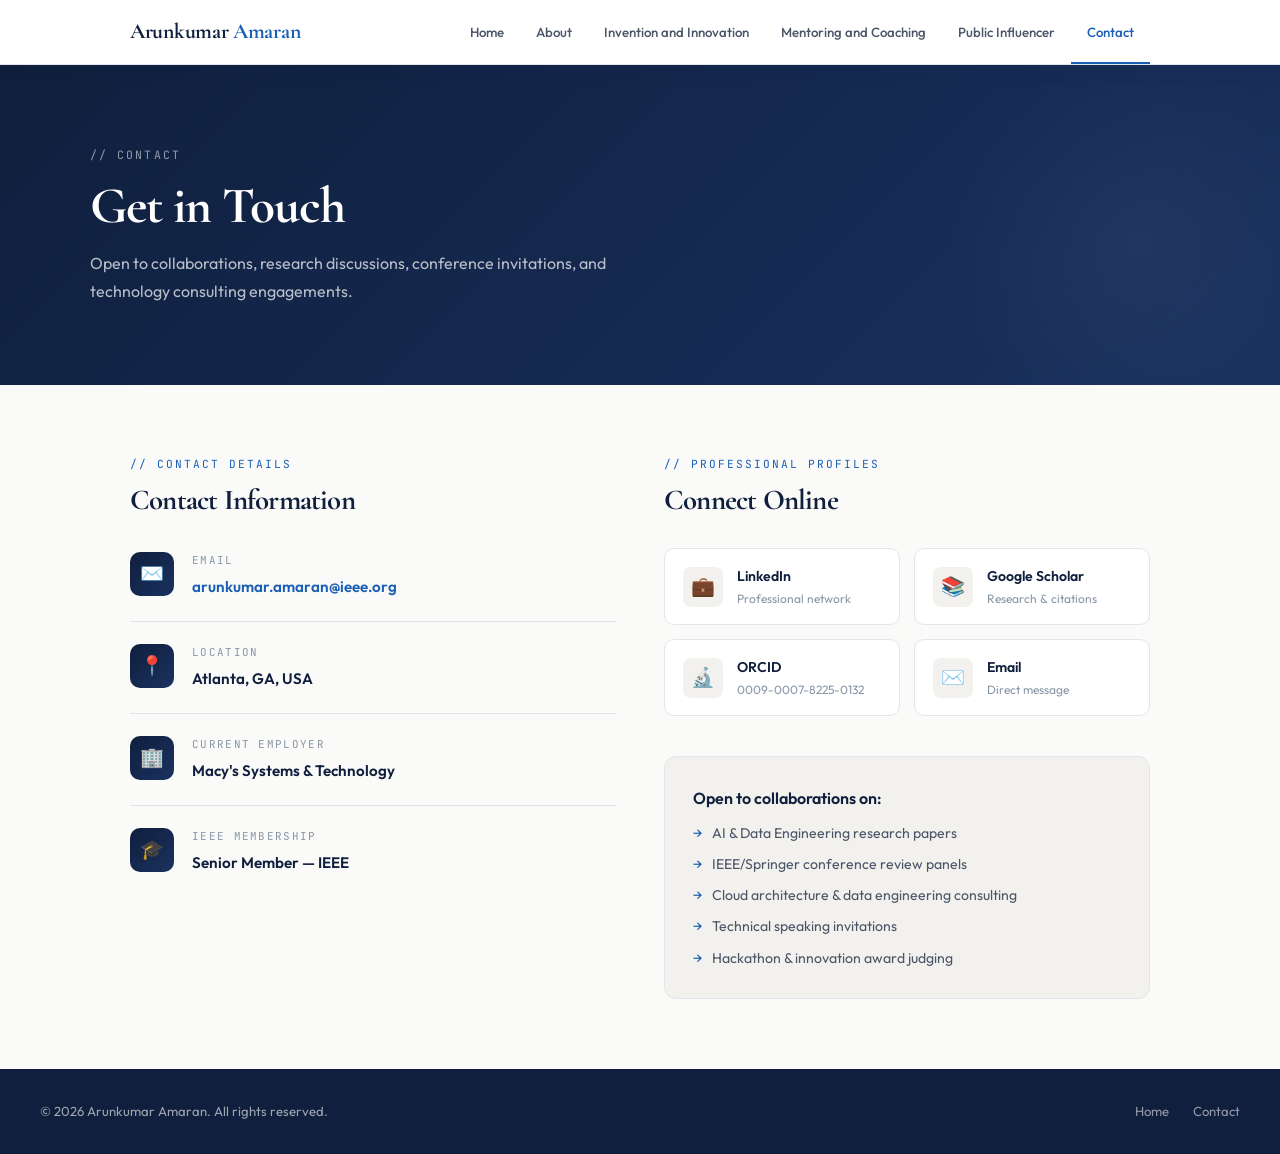
<file: contact.html>
<!DOCTYPE html>
<html lang="en">
<head>
<meta charset="UTF-8">
<meta name="viewport" content="width=device-width, initial-scale=1.0">
<title>Contact | Arunkumar Amaran</title>
<link rel="stylesheet" href="style.css">
<style>
.contact-grid {
  display: grid;
  grid-template-columns: 1fr 1fr;
  gap: 48px;
  align-items: start;
}

.contact-info-item {
  display: flex;
  align-items: flex-start;
  gap: 18px;
  padding: 22px 0;
  border-bottom: 1px solid var(--border);
}

.contact-info-item:last-child { border-bottom: none; }

.ci-icon {
  width: 44px; height: 44px;
  background: linear-gradient(135deg, var(--navy), var(--navy2));
  border-radius: 10px;
  display: flex;
  align-items: center;
  justify-content: center;
  font-size: 1.2rem;
  flex-shrink: 0;
}

.ci-label {
  font-family: 'JetBrains Mono', monospace;
  font-size: 0.68rem;
  text-transform: uppercase;
  letter-spacing: 0.12em;
  color: var(--text-light);
  margin-bottom: 4px;
}

.ci-value {
  font-weight: 600;
  color: var(--navy);
  font-size: 0.95rem;
}

.ci-value a {
  color: var(--accent);
  text-decoration: none;
}

.ci-value a:hover { text-decoration: underline; }

.connect-grid {
  display: grid;
  grid-template-columns: 1fr 1fr;
  gap: 14px;
  margin-top: 32px;
}

.connect-card {
  display: flex;
  align-items: center;
  gap: 14px;
  padding: 16px 18px;
  background: var(--surface);
  border: 1px solid var(--border);
  border-radius: 10px;
  text-decoration: none;
  color: var(--text);
  transition: all 0.2s;
}

.connect-card:hover {
  border-color: var(--accent);
  box-shadow: var(--shadow-lg);
  transform: translateY(-2px);
}

.connect-card-icon {
  width: 40px; height: 40px;
  background: var(--bg2);
  border-radius: 8px;
  display: flex;
  align-items: center;
  justify-content: center;
  font-size: 1.2rem;
  flex-shrink: 0;
}

.connect-card-name { font-weight: 600; font-size: 0.88rem; color: var(--navy); }
.connect-card-sub { font-size: 0.75rem; color: var(--text-light); }

@media (max-width: 768px) {
  .contact-grid { grid-template-columns: 1fr; }
  .connect-grid { grid-template-columns: 1fr; }
}
</style>
</head>
<body>

<nav>
  <div class="nav-inner">
    <a href="index.html" class="nav-logo">Arunkumar <em>Amaran</em></a>
    <ul class="nav-links">
      <li><a href="index.html">Home</a></li>
      <li><a href="about.html">About</a></li>
      <li><a href="innovation.html">Invention and Innovation</a></li>
      
      <li><a href="recognitions.html">Mentoring and Coaching</a></li>
      <li><a href="community.html">Public Influencer</a></li>
      <li><a href="contact.html" class="active">Contact</a></li>
    </ul>
  </div>
</nav>

<div class="page-hero">
  <div class="page-hero-inner">
    <div class="eyebrow">// contact</div>
    <h1>Get in Touch</h1>
    <p>Open to collaborations, research discussions, conference invitations, and technology consulting engagements.</p>
  </div>
</div>

<div class="page-body">
  <div class="contact-grid">

    <div class="reveal">
      <span class="section-tag">// contact details</span>
      <h2 class="section-title" style="font-size:1.8rem;">Contact Information</h2>

      <div class="contact-info-item">
        <div class="ci-icon">✉️</div>
        <div>
          <div class="ci-label">Email</div>
          <div class="ci-value"><a href="mailto:arunkumar.amaran@ieee.org">arunkumar.amaran@ieee.org</a></div>
        </div>
      </div>

      <div class="contact-info-item">
        <div class="ci-icon">📍</div>
        <div>
          <div class="ci-label">Location</div>
          <div class="ci-value">Atlanta, GA, USA</div>
        </div>
      </div>

      <div class="contact-info-item">
        <div class="ci-icon">🏢</div>
        <div>
          <div class="ci-label">Current Employer</div>
          <div class="ci-value">Macy's Systems & Technology</div>
        </div>
      </div>

      <div class="contact-info-item">
        <div class="ci-icon">🎓</div>
        <div>
          <div class="ci-label">IEEE Membership</div>
          <div class="ci-value">Senior Member — IEEE</div>
        </div>
      </div>
    </div>

    <div class="reveal">
      <span class="section-tag">// professional profiles</span>
      <h2 class="section-title" style="font-size:1.8rem;">Connect Online</h2>

      <div class="connect-grid">
        <a href="https://www.linkedin.com/in/arunkumar-amaran/" target="_blank" class="connect-card">
          <div class="connect-card-icon">💼</div>
          <div>
            <div class="connect-card-name">LinkedIn</div>
            <div class="connect-card-sub">Professional network</div>
          </div>
        </a>
        <a href="https://scholar.google.com/citations?user=LBd4mUEAAAAJ&hl=en" target="_blank" class="connect-card">
          <div class="connect-card-icon">📚</div>
          <div>
            <div class="connect-card-name">Google Scholar</div>
            <div class="connect-card-sub">Research & citations</div>
          </div>
        </a>
        <a href="https://orcid.org/0009-0007-8225-0132" target="_blank" class="connect-card">
          <div class="connect-card-icon">🔬</div>
          <div>
            <div class="connect-card-name">ORCID</div>
            <div class="connect-card-sub">0009-0007-8225-0132</div>
          </div>
        </a>
        <a href="mailto:arunkumar.amaran@ieee.org" class="connect-card">
          <div class="connect-card-icon">✉️</div>
          <div>
            <div class="connect-card-name">Email</div>
            <div class="connect-card-sub">Direct message</div>
          </div>
        </a>
      </div>

      <div style="margin-top:40px;background:var(--bg2);border:1px solid var(--border);border-radius:12px;padding:28px;">
        <div style="font-weight:600;color:var(--navy);margin-bottom:10px;">Open to collaborations on:</div>
        <ul style="list-style:none;display:flex;flex-direction:column;gap:8px;">
          <li style="display:flex;gap:10px;font-size:0.88rem;color:var(--text-mid);align-items:center;"><span style="color:var(--accent);">→</span> AI & Data Engineering research papers</li>
          <li style="display:flex;gap:10px;font-size:0.88rem;color:var(--text-mid);align-items:center;"><span style="color:var(--accent);">→</span> IEEE/Springer conference review panels</li>
          <li style="display:flex;gap:10px;font-size:0.88rem;color:var(--text-mid);align-items:center;"><span style="color:var(--accent);">→</span> Cloud architecture & data engineering consulting</li>
          <li style="display:flex;gap:10px;font-size:0.88rem;color:var(--text-mid);align-items:center;"><span style="color:var(--accent);">→</span> Technical speaking invitations</li>
          <li style="display:flex;gap:10px;font-size:0.88rem;color:var(--text-mid);align-items:center;"><span style="color:var(--accent);">→</span> Hackathon & innovation award judging</li>
        </ul>
      </div>
    </div>

  </div>
</div>

<footer>
  <div>© 2026 Arunkumar Amaran. All rights reserved.</div>
  <div class="footer-links">
    <a href="index.html">Home</a>
    <a href="contact.html">Contact</a>
  </div>
</footer>

<script>
const obs = new IntersectionObserver(entries => {
  entries.forEach((e,i) => { if(e.isIntersecting) setTimeout(() => e.target.classList.add('in'), i*80); });
}, { threshold: 0.08 });
document.querySelectorAll('.reveal').forEach(el => obs.observe(el));
</script>
</body>
</html>
</file>
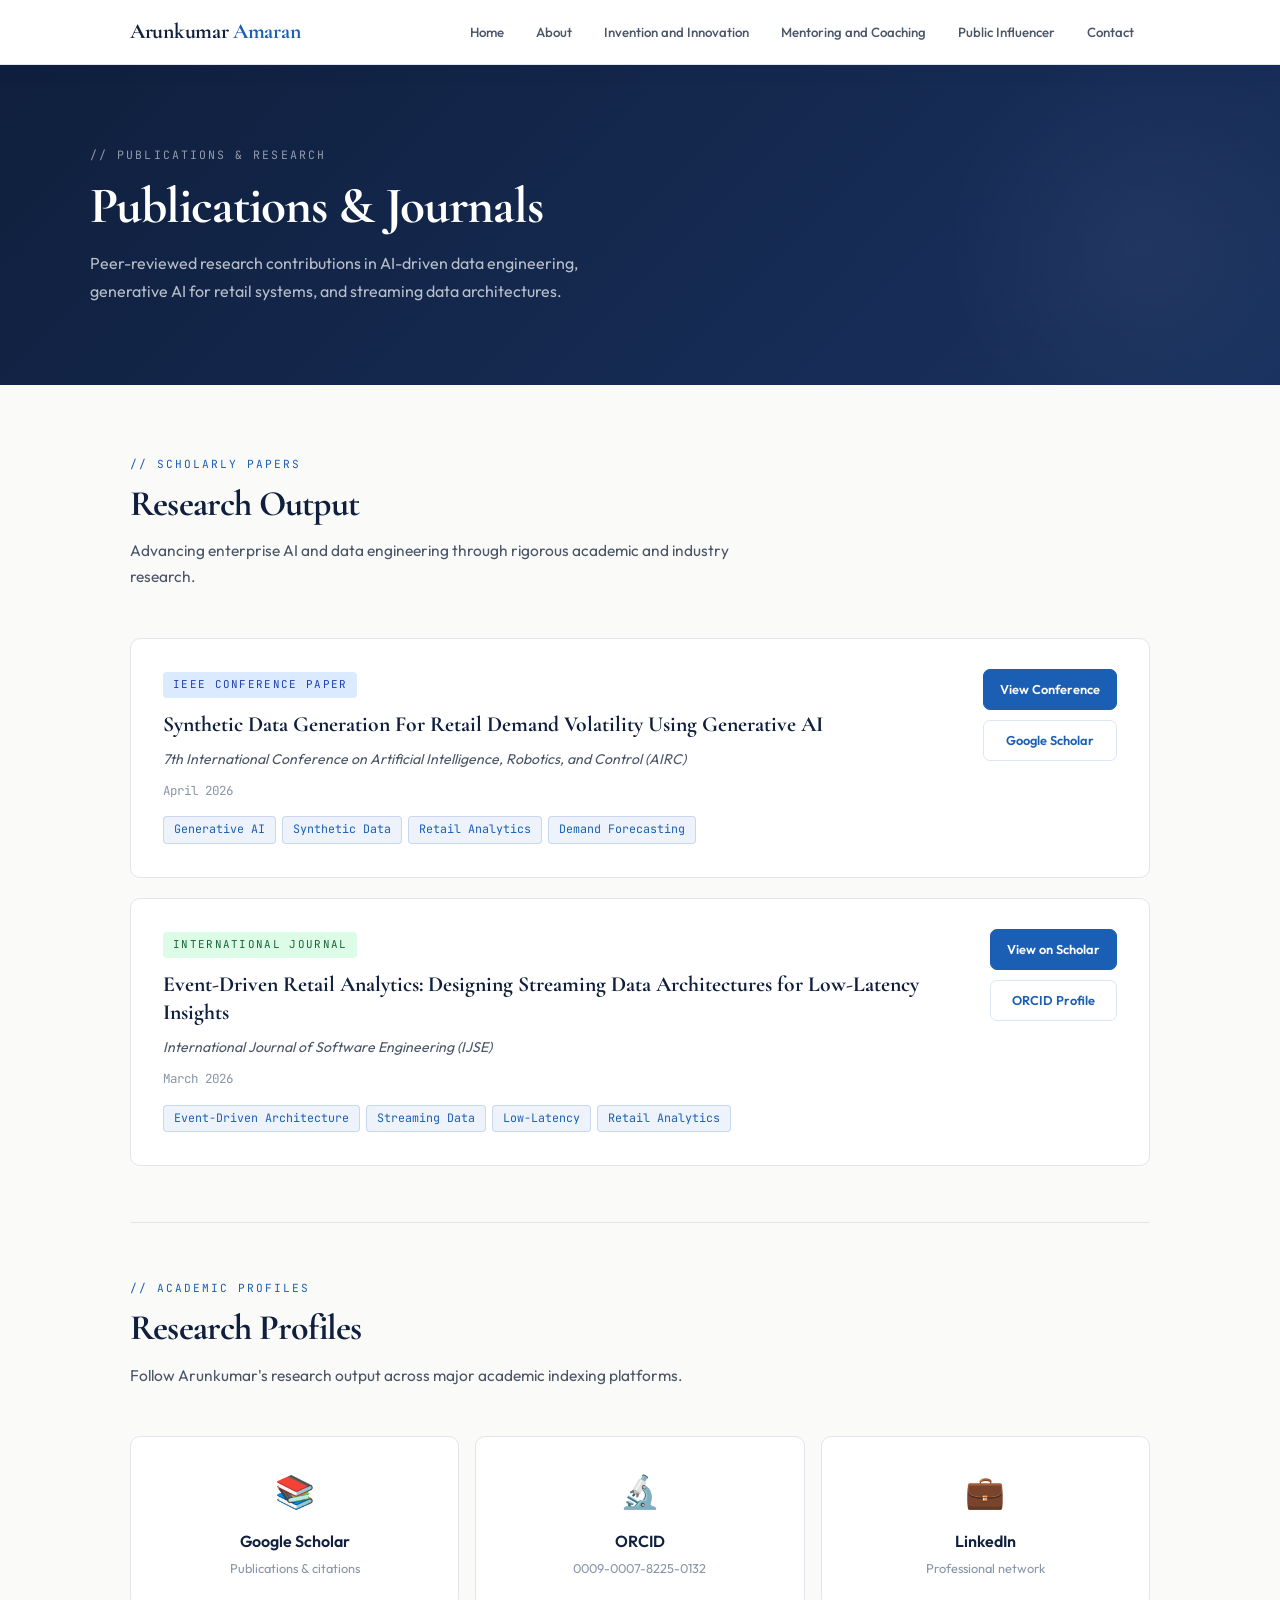
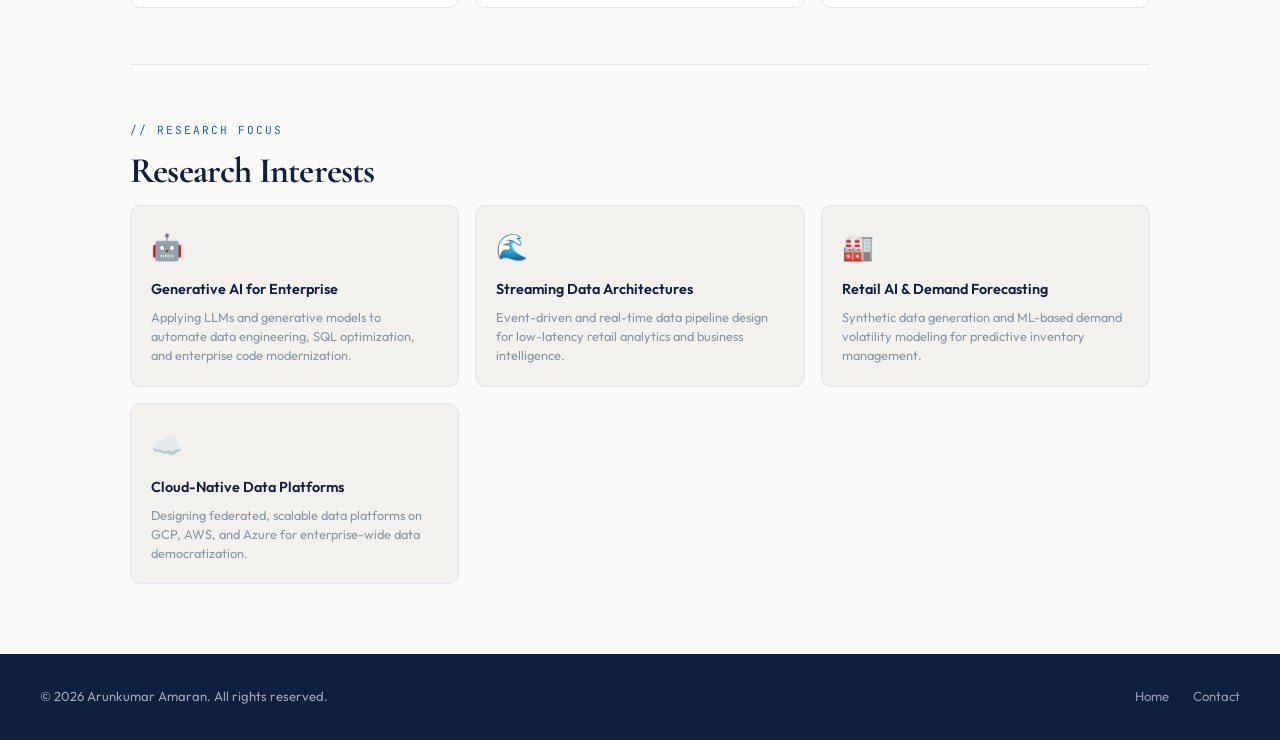
<file: innovation.html>
<!DOCTYPE html>
<html lang="en">
<head>
<meta charset="UTF-8">
<meta name="viewport" content="width=device-width, initial-scale=1.0">
<title>Publications & Research | Arunkumar Amaran</title>
<link rel="stylesheet" href="style.css">
<style>
.pub-card {
  background: var(--surface);
  border: 1px solid var(--border);
  border-radius: 10px;
  padding: 30px 32px;
  margin-bottom: 20px;
  display: grid;
  grid-template-columns: 1fr auto;
  gap: 20px;
  align-items: start;
  transition: box-shadow 0.25s, transform 0.25s;
}

.pub-card:hover {
  box-shadow: var(--shadow-lg);
  transform: translateY(-3px);
}

.pub-type-badge {
  display: inline-block;
  font-family: 'JetBrains Mono', monospace;
  font-size: 0.68rem;
  letter-spacing: 0.12em;
  text-transform: uppercase;
  padding: 4px 10px;
  border-radius: 4px;
  margin-bottom: 12px;
}

.badge-ieee { background: #dbeafe; color: #1e40af; }
.badge-journal { background: #dcfce7; color: #166534; }

.pub-title {
  font-family: 'Cormorant Garamond', serif;
  font-size: 1.35rem;
  font-weight: 700;
  color: var(--navy);
  line-height: 1.3;
  margin-bottom: 10px;
}

.pub-venue {
  font-size: 0.88rem;
  color: var(--text-mid);
  font-style: italic;
  margin-bottom: 10px;
}

.pub-year {
  font-family: 'JetBrains Mono', monospace;
  font-size: 0.78rem;
  color: var(--text-light);
}

.pub-actions {
  display: flex;
  flex-direction: column;
  gap: 10px;
  min-width: 120px;
}

.pub-btn {
  display: inline-flex;
  align-items: center;
  justify-content: center;
  gap: 6px;
  padding: 9px 16px;
  border-radius: 7px;
  font-size: 0.8rem;
  font-weight: 600;
  text-decoration: none;
  transition: all 0.2s;
  text-align: center;
  white-space: nowrap;
}

.pub-btn-primary {
  background: var(--accent);
  color: white;
  border: 1px solid var(--accent);
}
.pub-btn-primary:hover { background: #2471d0; }

.pub-btn-secondary {
  background: transparent;
  color: var(--accent);
  border: 1px solid var(--border2);
}
.pub-btn-secondary:hover { background: #eef3fb; }

.research-interests {
  display: grid;
  grid-template-columns: repeat(3, 1fr);
  gap: 16px;
  margin-top: 12px;
}

.ri-card {
  background: var(--bg2);
  border: 1px solid var(--border);
  border-radius: 10px;
  padding: 20px;
}

.ri-icon { font-size: 1.6rem; margin-bottom: 10px; }
.ri-title { font-weight: 600; font-size: 0.9rem; color: var(--navy); margin-bottom: 6px; }
.ri-desc { font-size: 0.8rem; color: var(--text-light); line-height: 1.5; }

@media (max-width: 768px) {
  .pub-card { grid-template-columns: 1fr; }
  .pub-actions { flex-direction: row; }
  .research-interests { grid-template-columns: 1fr; }
}
</style>
</head>
<body>

<nav>
  <div class="nav-inner">
    <a href="index.html" class="nav-logo">Arunkumar <em>Amaran</em></a>
    <ul class="nav-links">
      <li><a href="index.html">Home</a></li>
      <li><a href="about.html">About</a></li>
      <li><a href="innovation.html">Invention and Innovation</a></li>
      
      <li><a href="recognitions.html">Mentoring and Coaching</a></li>
      <li><a href="community.html">Public Influencer</a></li>
      <li><a href="contact.html">Contact</a></li>
    </ul>
  </div>
</nav>

<div class="page-hero">
  <div class="page-hero-inner">
    <div class="eyebrow">// publications & research</div>
    <h1>Publications &amp; Journals</h1>
    <p>Peer-reviewed research contributions in AI-driven data engineering, generative AI for retail systems, and streaming data architectures.</p>
  </div>
</div>

<div class="page-body">

  <span class="section-tag">// scholarly papers</span>
  <h2 class="section-title">Research Output</h2>
  <p class="section-lead">Advancing enterprise AI and data engineering through rigorous academic and industry research.</p>

  <!-- Publication 1 -->
  <div class="pub-card reveal">
    <div>
      <span class="pub-type-badge badge-ieee">IEEE Conference Paper</span>
      <div class="pub-title">Synthetic Data Generation For Retail Demand Volatility Using Generative AI</div>
      <div class="pub-venue">7th International Conference on Artificial Intelligence, Robotics, and Control (AIRC)</div>
      <div class="pub-year">April 2026</div>
      <div style="margin-top:12px;">
        <span class="chip">Generative AI</span>
        <span class="chip">Synthetic Data</span>
        <span class="chip">Retail Analytics</span>
        <span class="chip">Demand Forecasting</span>
      </div>
    </div>
    <div class="pub-actions">
      <a href="https://www.airc.org" target="_blank" class="pub-btn pub-btn-primary">View Conference</a>
      <a href="https://scholar.google.com/citations?user=LBd4mUEAAAAJ&hl=en" target="_blank" class="pub-btn pub-btn-secondary">Google Scholar</a>
    </div>
  </div>

  <!-- Publication 2 -->
  <div class="pub-card reveal">
    <div>
      <span class="pub-type-badge badge-journal">International Journal</span>
      <div class="pub-title">Event-Driven Retail Analytics: Designing Streaming Data Architectures for Low-Latency Insights</div>
      <div class="pub-venue">International Journal of Software Engineering (IJSE)</div>
      <div class="pub-year">March 2026</div>
      <div style="margin-top:12px;">
        <span class="chip">Event-Driven Architecture</span>
        <span class="chip">Streaming Data</span>
        <span class="chip">Low-Latency</span>
        <span class="chip">Retail Analytics</span>
      </div>
    </div>
    <div class="pub-actions">
      <a href="https://scholar.google.com/citations?user=LBd4mUEAAAAJ&hl=en" target="_blank" class="pub-btn pub-btn-primary">View on Scholar</a>
      <a href="https://orcid.org/0009-0007-8225-0132" target="_blank" class="pub-btn pub-btn-secondary">ORCID Profile</a>
    </div>
  </div>

  <hr class="divider">

  <span class="section-tag">// academic profiles</span>
  <h2 class="section-title">Research Profiles</h2>
  <p class="section-lead">Follow Arunkumar's research output across major academic indexing platforms.</p>

  <div style="display:grid;grid-template-columns:repeat(3,1fr);gap:16px;margin-bottom:56px;">
    <a href="https://scholar.google.com/citations?user=LBd4mUEAAAAJ&hl=en" target="_blank" class="card reveal" style="text-decoration:none;text-align:center;">
      <div style="font-size:2rem;margin-bottom:10px;">📚</div>
      <div style="font-weight:600;color:var(--navy);margin-bottom:4px;">Google Scholar</div>
      <div style="font-size:0.8rem;color:var(--text-light);">Publications & citations</div>
    </a>
    <a href="https://orcid.org/0009-0007-8225-0132" target="_blank" class="card reveal" style="text-decoration:none;text-align:center;">
      <div style="font-size:2rem;margin-bottom:10px;">🔬</div>
      <div style="font-weight:600;color:var(--navy);margin-bottom:4px;">ORCID</div>
      <div style="font-size:0.8rem;color:var(--text-light);">0009-0007-8225-0132</div>
    </a>
    <a href="https://www.linkedin.com/in/arunkumar-amaran/" target="_blank" class="card reveal" style="text-decoration:none;text-align:center;">
      <div style="font-size:2rem;margin-bottom:10px;">💼</div>
      <div style="font-weight:600;color:var(--navy);margin-bottom:4px;">LinkedIn</div>
      <div style="font-size:0.8rem;color:var(--text-light);">Professional network</div>
    </a>
  </div>

  <hr class="divider">

  <span class="section-tag">// research focus</span>
  <h2 class="section-title">Research Interests</h2>
  <div class="research-interests">
    <div class="ri-card reveal">
      <div class="ri-icon">🤖</div>
      <div class="ri-title">Generative AI for Enterprise</div>
      <div class="ri-desc">Applying LLMs and generative models to automate data engineering, SQL optimization, and enterprise code modernization.</div>
    </div>
    <div class="ri-card reveal">
      <div class="ri-icon">🌊</div>
      <div class="ri-title">Streaming Data Architectures</div>
      <div class="ri-desc">Event-driven and real-time data pipeline design for low-latency retail analytics and business intelligence.</div>
    </div>
    <div class="ri-card reveal">
      <div class="ri-icon">🏭</div>
      <div class="ri-title">Retail AI & Demand Forecasting</div>
      <div class="ri-desc">Synthetic data generation and ML-based demand volatility modeling for predictive inventory management.</div>
    </div>
    <div class="ri-card reveal">
      <div class="ri-icon">☁️</div>
      <div class="ri-title">Cloud-Native Data Platforms</div>
      <div class="ri-desc">Designing federated, scalable data platforms on GCP, AWS, and Azure for enterprise-wide data democratization.</div>
    </div>
    <div class="ri-card reveal">
      <div class="ri-icon">🔍</div>
      <div class="ri-title">AI-Driven Observability</div>
      <div class="ri-desc">Predictive monitoring and data quality frameworks that provide real-time pipeline health and operational insights.</div>
    </div>
    <div class="ri-card reveal">
      <div class="ri-icon">🧠</div>
      <div class="ri-title">Agentic AI Systems</div>
      <div class="ri-desc">Multi-agent AI frameworks that collaboratively generate, review, and modernize enterprise application code at scale.</div>
    </div>
  </div>

</div>

<footer>
  <div>© 2026 Arunkumar Amaran. All rights reserved.</div>
  <div class="footer-links">
    <a href="index.html">Home</a>
    <a href="contact.html">Contact</a>
  </div>
</footer>

<script>
const obs = new IntersectionObserver(entries => {
  entries.forEach((e,i) => { if(e.isIntersecting) setTimeout(() => e.target.classList.add('in'), i*80); });
}, { threshold: 0.08 });
document.querySelectorAll('.reveal').forEach(el => obs.observe(el));
</script>
</body>
</html>
</file>
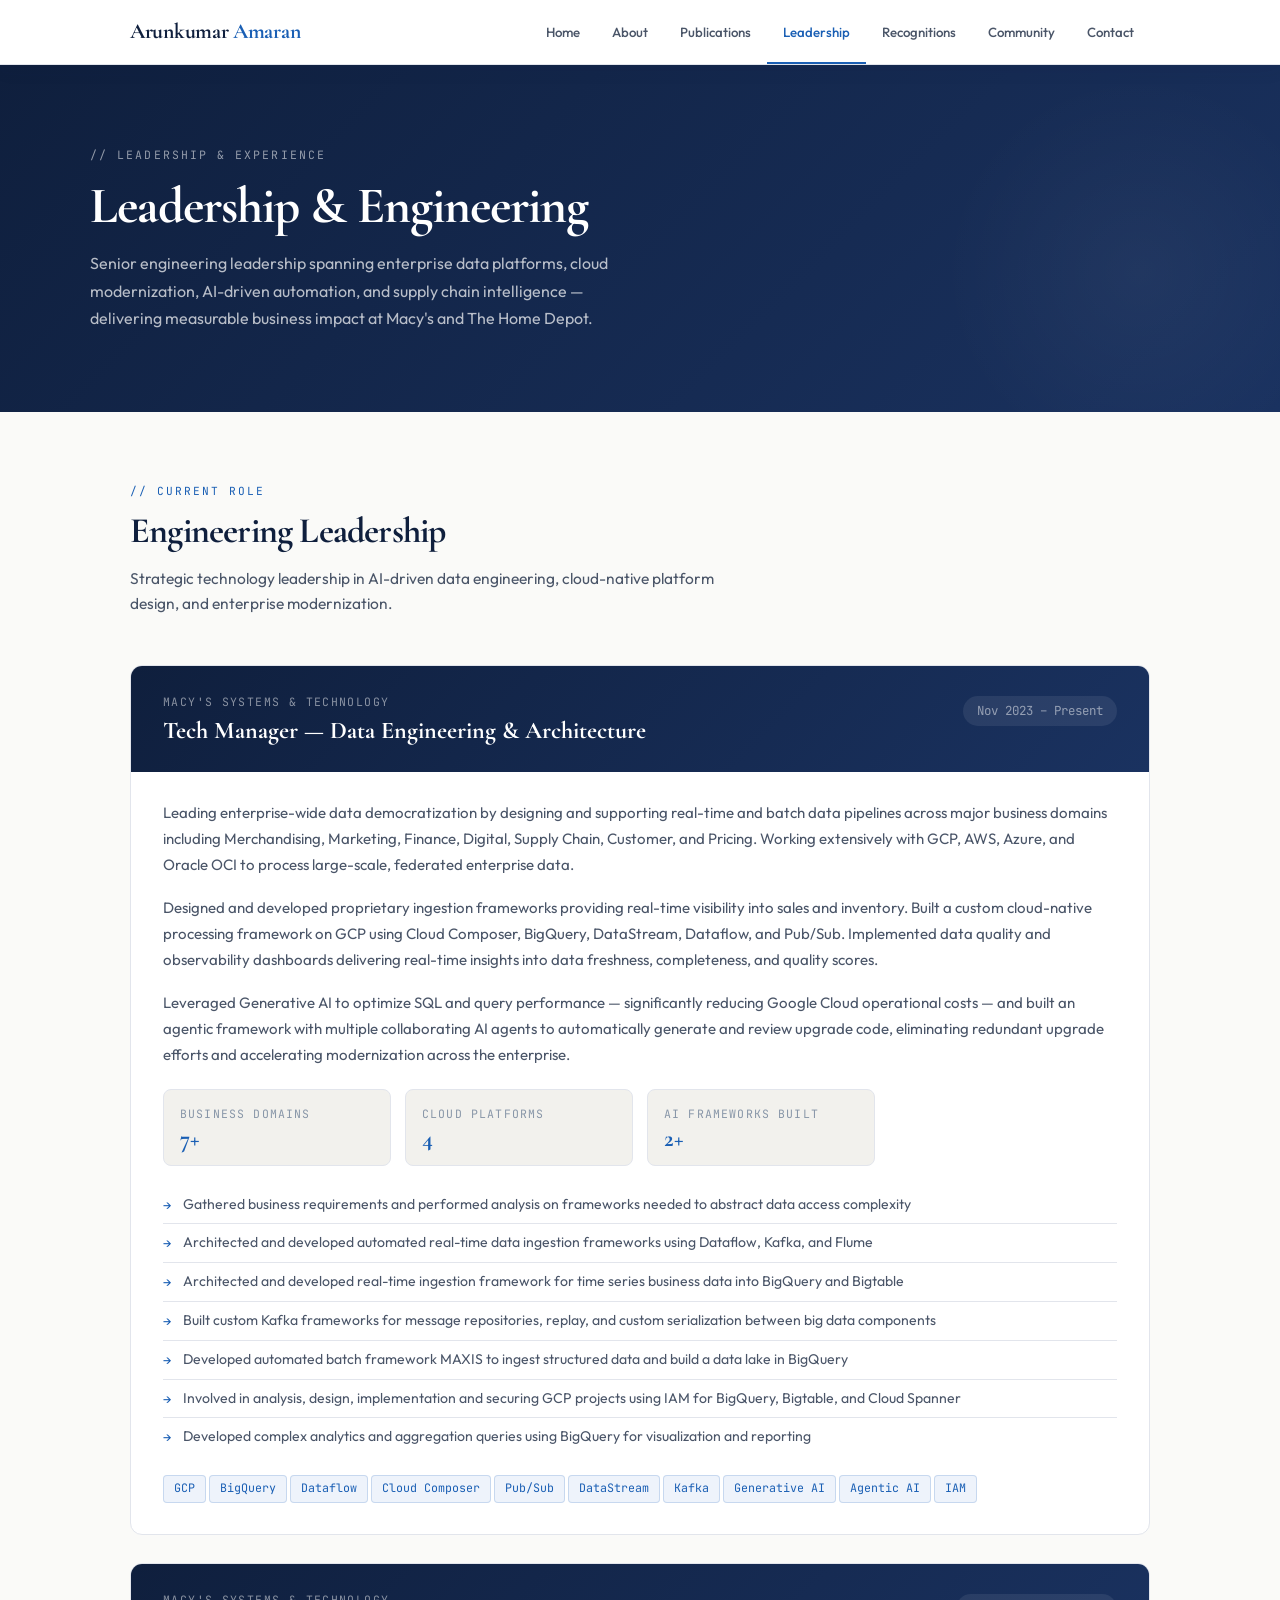
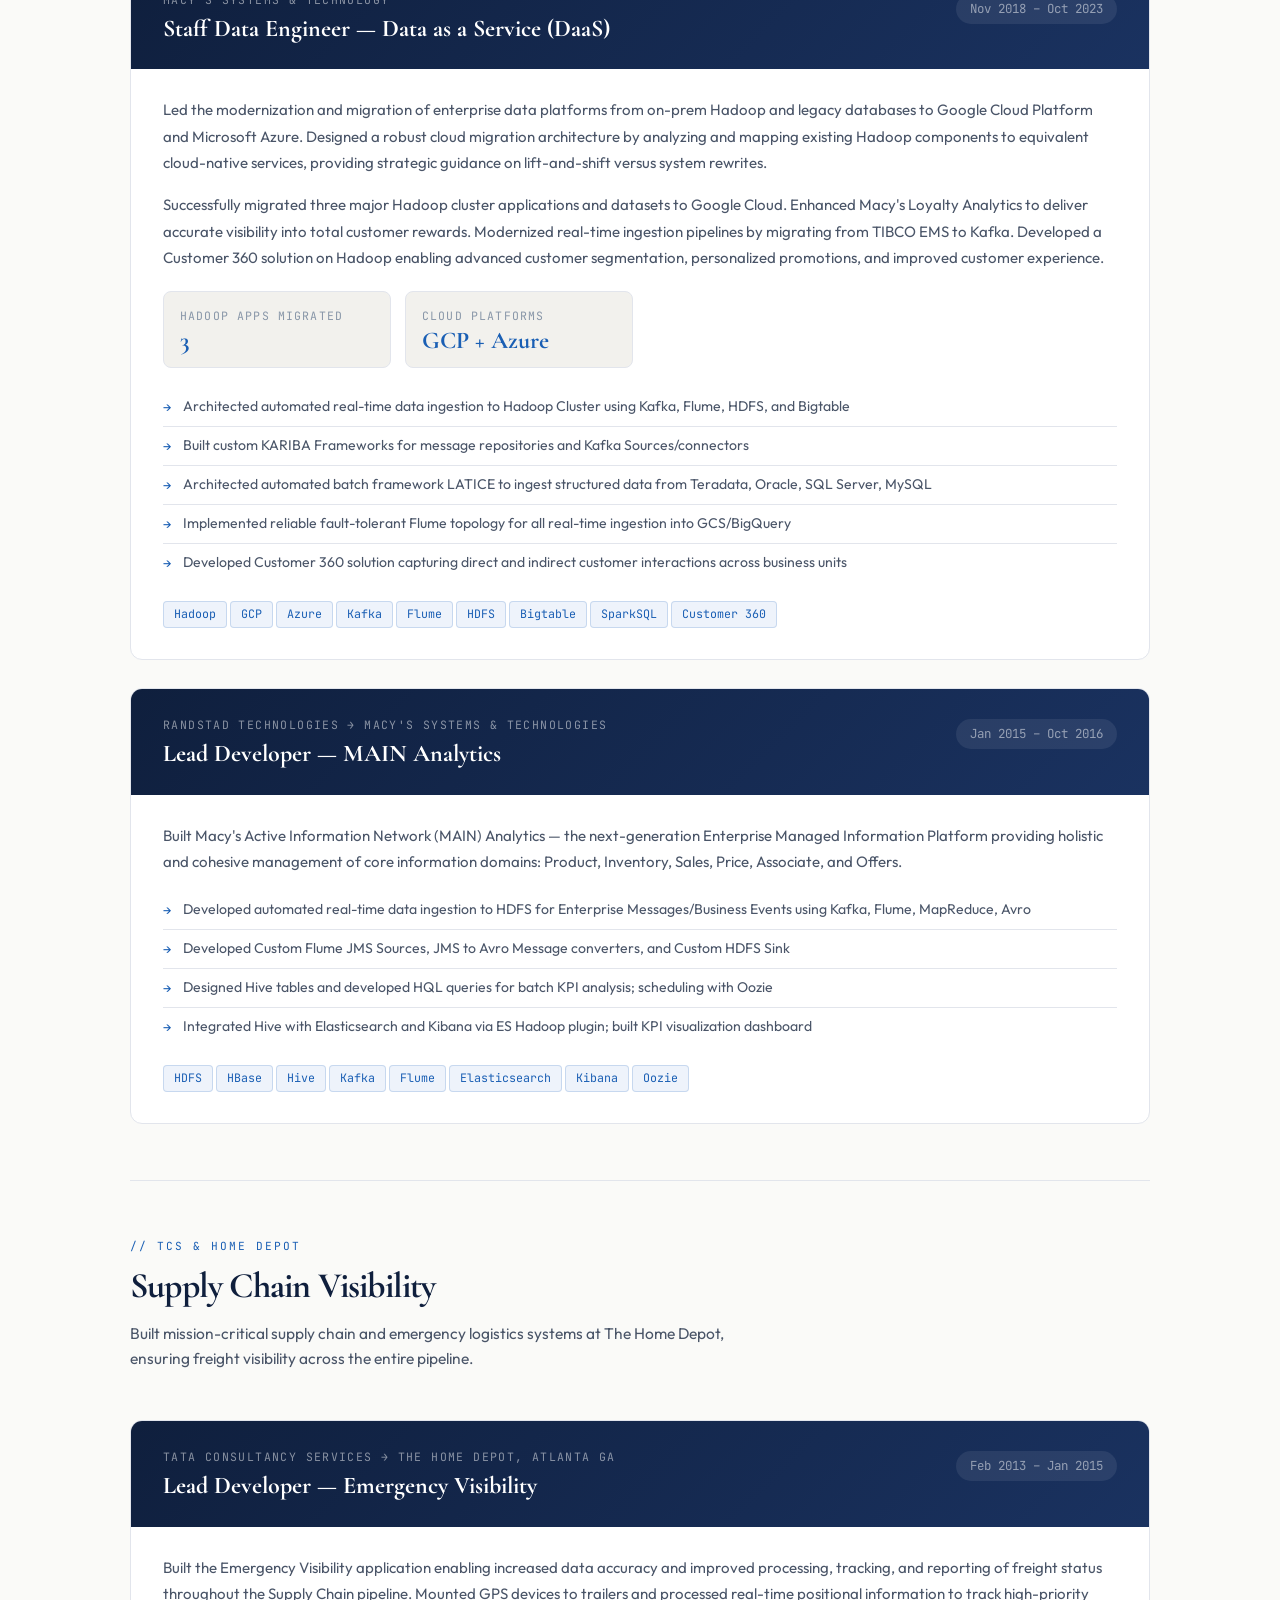
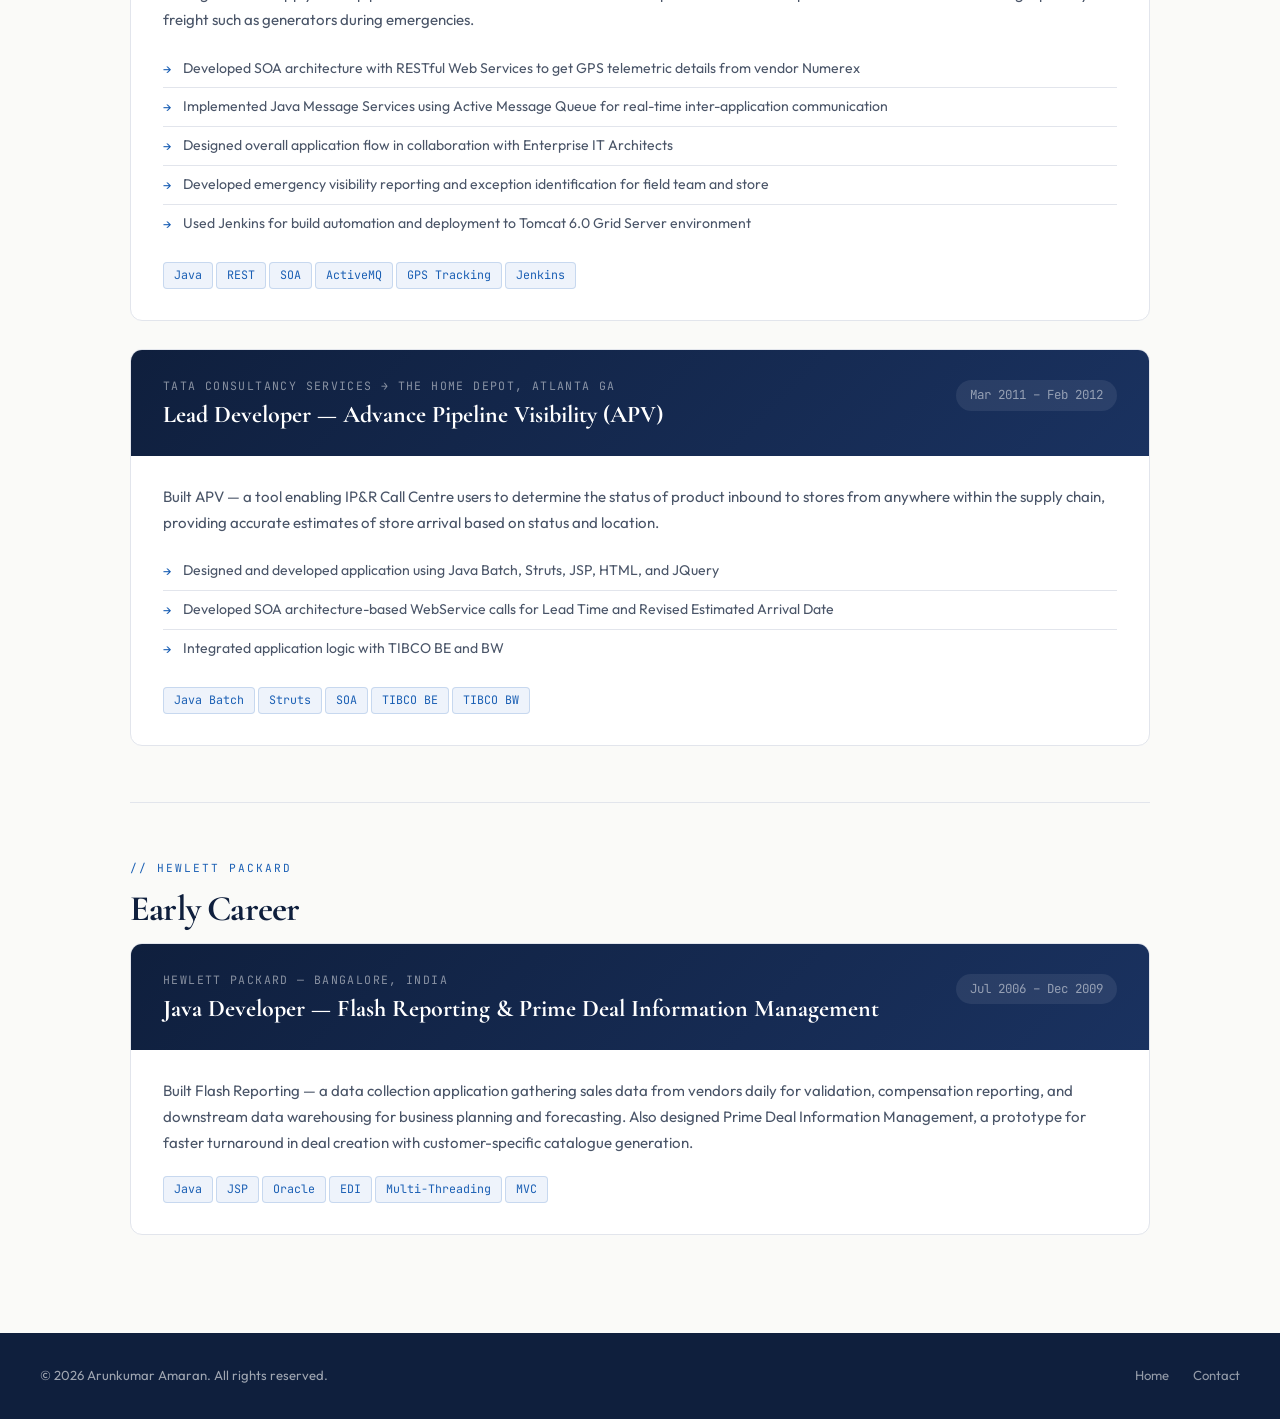
<file: leadership.html>
<!DOCTYPE html>
<html lang="en">
<head>
<meta charset="UTF-8">
<meta name="viewport" content="width=device-width, initial-scale=1.0">
<title>Leadership & Experience | Arunkumar Amaran</title>
<link rel="stylesheet" href="style.css">
<style>
.role-block {
  background: var(--surface);
  border: 1px solid var(--border);
  border-radius: 12px;
  overflow: hidden;
  margin-bottom: 28px;
  transition: box-shadow 0.25s;
}
.role-block:hover { box-shadow: var(--shadow-lg); }

.role-header {
  background: linear-gradient(135deg, var(--navy) 0%, var(--navy2) 100%);
  padding: 26px 32px;
  display: flex;
  align-items: flex-start;
  justify-content: space-between;
  gap: 20px;
  flex-wrap: wrap;
}

.role-company {
  font-family: 'JetBrains Mono', monospace;
  font-size: 0.72rem;
  text-transform: uppercase;
  letter-spacing: 0.12em;
  color: rgba(255,255,255,0.5);
  margin-bottom: 6px;
}

.role-title {
  font-family: 'Cormorant Garamond', serif;
  font-size: 1.5rem;
  font-weight: 700;
  color: white;
  line-height: 1.2;
}

.role-date {
  font-family: 'JetBrains Mono', monospace;
  font-size: 0.78rem;
  color: rgba(255,255,255,0.5);
  background: rgba(255,255,255,0.08);
  padding: 5px 14px;
  border-radius: 100px;
  white-space: nowrap;
  margin-top: 4px;
}

.role-body { padding: 28px 32px; }

.role-body p {
  color: var(--text-mid);
  font-size: 0.94rem;
  line-height: 1.75;
  margin-bottom: 16px;
}

.impact-grid {
  display: grid;
  grid-template-columns: repeat(auto-fill, minmax(200px, 1fr));
  gap: 14px;
  margin: 20px 0;
}

.impact-item {
  background: var(--bg2);
  border: 1px solid var(--border);
  border-radius: 8px;
  padding: 14px 16px;
}

.impact-label {
  font-size: 0.72rem;
  font-family: 'JetBrains Mono', monospace;
  color: var(--text-light);
  text-transform: uppercase;
  letter-spacing: 0.1em;
  margin-bottom: 4px;
}

.impact-value {
  font-family: 'Cormorant Garamond', serif;
  font-size: 1.5rem;
  font-weight: 700;
  color: var(--accent);
  line-height: 1;
}

.role-list {
  list-style: none;
  margin-top: 10px;
}

.role-list li {
  display: flex;
  gap: 12px;
  padding: 8px 0;
  border-bottom: 1px solid var(--border);
  font-size: 0.88rem;
  color: var(--text-mid);
  line-height: 1.55;
}

.role-list li:last-child { border-bottom: none; }

.role-list li::before {
  content: '→';
  color: var(--accent);
  flex-shrink: 0;
  font-size: 0.8rem;
  margin-top: 2px;
}

@media (max-width: 768px) {
  .role-header { padding: 20px; }
  .role-body { padding: 20px; }
}
</style>
</head>
<body>

<nav>
  <div class="nav-inner">
    <a href="index.html" class="nav-logo">Arunkumar <em>Amaran</em></a>
    <ul class="nav-links">
      <li><a href="index.html">Home</a></li>
      <li><a href="about.html">About</a></li>
      <li><a href="innovation.html">Publications</a></li>
      <li><a href="leadership.html" class="active">Leadership</a></li>
      <li><a href="recognitions.html">Recognitions</a></li>
      <li><a href="community.html">Community</a></li>
      <li><a href="contact.html">Contact</a></li>
    </ul>
  </div>
</nav>

<div class="page-hero">
  <div class="page-hero-inner">
    <div class="eyebrow">// leadership & experience</div>
    <h1>Leadership &amp; Engineering</h1>
    <p>Senior engineering leadership spanning enterprise data platforms, cloud modernization, AI-driven automation, and supply chain intelligence — delivering measurable business impact at Macy's and The Home Depot.</p>
  </div>
</div>

<div class="page-body">

  <span class="section-tag">// current role</span>
  <h2 class="section-title">Engineering Leadership</h2>
  <p class="section-lead">Strategic technology leadership in AI-driven data engineering, cloud-native platform design, and enterprise modernization.</p>

  <!-- Macy's Current -->
  <div class="role-block reveal">
    <div class="role-header">
      <div>
        <div class="role-company">Macy's Systems & Technology</div>
        <div class="role-title">Tech Manager — Data Engineering & Architecture</div>
      </div>
      <div class="role-date">Nov 2023 – Present</div>
    </div>
    <div class="role-body">
      <p>Leading enterprise-wide data democratization by designing and supporting real-time and batch data pipelines across major business domains including Merchandising, Marketing, Finance, Digital, Supply Chain, Customer, and Pricing. Working extensively with GCP, AWS, Azure, and Oracle OCI to process large-scale, federated enterprise data.</p>
      <p>Designed and developed proprietary ingestion frameworks providing real-time visibility into sales and inventory. Built a custom cloud-native processing framework on GCP using Cloud Composer, BigQuery, DataStream, Dataflow, and Pub/Sub. Implemented data quality and observability dashboards delivering real-time insights into data freshness, completeness, and quality scores.</p>
      <p>Leveraged Generative AI to optimize SQL and query performance — significantly reducing Google Cloud operational costs — and built an agentic framework with multiple collaborating AI agents to automatically generate and review upgrade code, eliminating redundant upgrade efforts and accelerating modernization across the enterprise.</p>

      <div class="impact-grid">
        <div class="impact-item">
          <div class="impact-label">Business Domains</div>
          <div class="impact-value">7+</div>
        </div>
        <div class="impact-item">
          <div class="impact-label">Cloud Platforms</div>
          <div class="impact-value">4</div>
        </div>
        <div class="impact-item">
          <div class="impact-label">AI Frameworks Built</div>
          <div class="impact-value">2+</div>
        </div>
      </div>

      <ul class="role-list">
        <li>Gathered business requirements and performed analysis on frameworks needed to abstract data access complexity</li>
        <li>Architected and developed automated real-time data ingestion frameworks using Dataflow, Kafka, and Flume</li>
        <li>Architected and developed real-time ingestion framework for time series business data into BigQuery and Bigtable</li>
        <li>Built custom Kafka frameworks for message repositories, replay, and custom serialization between big data components</li>
        <li>Developed automated batch framework MAXIS to ingest structured data and build a data lake in BigQuery</li>
        <li>Involved in analysis, design, implementation and securing GCP projects using IAM for BigQuery, Bigtable, and Cloud Spanner</li>
        <li>Developed complex analytics and aggregation queries using BigQuery for visualization and reporting</li>
      </ul>
      <div style="margin-top:16px;">
        <span class="chip">GCP</span><span class="chip">BigQuery</span><span class="chip">Dataflow</span><span class="chip">Cloud Composer</span><span class="chip">Pub/Sub</span><span class="chip">DataStream</span><span class="chip">Kafka</span><span class="chip">Generative AI</span><span class="chip">Agentic AI</span><span class="chip">IAM</span>
      </div>
    </div>
  </div>

  <!-- Macy's DaaS -->
  <div class="role-block reveal">
    <div class="role-header">
      <div>
        <div class="role-company">Macy's Systems & Technology</div>
        <div class="role-title">Staff Data Engineer — Data as a Service (DaaS)</div>
      </div>
      <div class="role-date">Nov 2018 – Oct 2023</div>
    </div>
    <div class="role-body">
      <p>Led the modernization and migration of enterprise data platforms from on-prem Hadoop and legacy databases to Google Cloud Platform and Microsoft Azure. Designed a robust cloud migration architecture by analyzing and mapping existing Hadoop components to equivalent cloud-native services, providing strategic guidance on lift-and-shift versus system rewrites.</p>
      <p>Successfully migrated three major Hadoop cluster applications and datasets to Google Cloud. Enhanced Macy's Loyalty Analytics to deliver accurate visibility into total customer rewards. Modernized real-time ingestion pipelines by migrating from TIBCO EMS to Kafka. Developed a Customer 360 solution on Hadoop enabling advanced customer segmentation, personalized promotions, and improved customer experience.</p>

      <div class="impact-grid">
        <div class="impact-item">
          <div class="impact-label">Hadoop Apps Migrated</div>
          <div class="impact-value">3</div>
        </div>
        <div class="impact-item">
          <div class="impact-label">Cloud Platforms</div>
          <div class="impact-value">GCP + Azure</div>
        </div>
      </div>

      <ul class="role-list">
        <li>Architected automated real-time data ingestion to Hadoop Cluster using Kafka, Flume, HDFS, and Bigtable</li>
        <li>Built custom KARIBA Frameworks for message repositories and Kafka Sources/connectors</li>
        <li>Architected automated batch framework LATICE to ingest structured data from Teradata, Oracle, SQL Server, MySQL</li>
        <li>Implemented reliable fault-tolerant Flume topology for all real-time ingestion into GCS/BigQuery</li>
        <li>Developed Customer 360 solution capturing direct and indirect customer interactions across business units</li>
      </ul>
      <div style="margin-top:16px;">
        <span class="chip">Hadoop</span><span class="chip">GCP</span><span class="chip">Azure</span><span class="chip">Kafka</span><span class="chip">Flume</span><span class="chip">HDFS</span><span class="chip">Bigtable</span><span class="chip">SparkSQL</span><span class="chip">Customer 360</span>
      </div>
    </div>
  </div>

  <!-- Randstad / MAIN Analytics -->
  <div class="role-block reveal">
    <div class="role-header">
      <div>
        <div class="role-company">Randstad Technologies → Macy's Systems & Technologies</div>
        <div class="role-title">Lead Developer — MAIN Analytics</div>
      </div>
      <div class="role-date">Jan 2015 – Oct 2016</div>
    </div>
    <div class="role-body">
      <p>Built Macy's Active Information Network (MAIN) Analytics — the next-generation Enterprise Managed Information Platform providing holistic and cohesive management of core information domains: Product, Inventory, Sales, Price, Associate, and Offers.</p>
      <ul class="role-list">
        <li>Developed automated real-time data ingestion to HDFS for Enterprise Messages/Business Events using Kafka, Flume, MapReduce, Avro</li>
        <li>Developed Custom Flume JMS Sources, JMS to Avro Message converters, and Custom HDFS Sink</li>
        <li>Designed Hive tables and developed HQL queries for batch KPI analysis; scheduling with Oozie</li>
        <li>Integrated Hive with Elasticsearch and Kibana via ES Hadoop plugin; built KPI visualization dashboard</li>
      </ul>
      <div style="margin-top:16px;">
        <span class="chip">HDFS</span><span class="chip">HBase</span><span class="chip">Hive</span><span class="chip">Kafka</span><span class="chip">Flume</span><span class="chip">Elasticsearch</span><span class="chip">Kibana</span><span class="chip">Oozie</span>
      </div>
    </div>
  </div>

  <hr class="divider">
  <span class="section-tag">// tcs & home depot</span>
  <h2 class="section-title">Supply Chain Visibility</h2>
  <p class="section-lead">Built mission-critical supply chain and emergency logistics systems at The Home Depot, ensuring freight visibility across the entire pipeline.</p>

  <!-- Home Depot Emergency Visibility -->
  <div class="role-block reveal">
    <div class="role-header">
      <div>
        <div class="role-company">Tata Consultancy Services → The Home Depot, Atlanta GA</div>
        <div class="role-title">Lead Developer — Emergency Visibility</div>
      </div>
      <div class="role-date">Feb 2013 – Jan 2015</div>
    </div>
    <div class="role-body">
      <p>Built the Emergency Visibility application enabling increased data accuracy and improved processing, tracking, and reporting of freight status throughout the Supply Chain pipeline. Mounted GPS devices to trailers and processed real-time positional information to track high-priority freight such as generators during emergencies.</p>
      <ul class="role-list">
        <li>Developed SOA architecture with RESTful Web Services to get GPS telemetric details from vendor Numerex</li>
        <li>Implemented Java Message Services using Active Message Queue for real-time inter-application communication</li>
        <li>Designed overall application flow in collaboration with Enterprise IT Architects</li>
        <li>Developed emergency visibility reporting and exception identification for field team and store</li>
        <li>Used Jenkins for build automation and deployment to Tomcat 6.0 Grid Server environment</li>
      </ul>
      <div style="margin-top:16px;">
        <span class="chip">Java</span><span class="chip">REST</span><span class="chip">SOA</span><span class="chip">ActiveMQ</span><span class="chip">GPS Tracking</span><span class="chip">Jenkins</span>
      </div>
    </div>
  </div>

  <!-- APV -->
  <div class="role-block reveal">
    <div class="role-header">
      <div>
        <div class="role-company">Tata Consultancy Services → The Home Depot, Atlanta GA</div>
        <div class="role-title">Lead Developer — Advance Pipeline Visibility (APV)</div>
      </div>
      <div class="role-date">Mar 2011 – Feb 2012</div>
    </div>
    <div class="role-body">
      <p>Built APV — a tool enabling IP&R Call Centre users to determine the status of product inbound to stores from anywhere within the supply chain, providing accurate estimates of store arrival based on status and location.</p>
      <ul class="role-list">
        <li>Designed and developed application using Java Batch, Struts, JSP, HTML, and JQuery</li>
        <li>Developed SOA architecture-based WebService calls for Lead Time and Revised Estimated Arrival Date</li>
        <li>Integrated application logic with TIBCO BE and BW</li>
      </ul>
      <div style="margin-top:16px;">
        <span class="chip">Java Batch</span><span class="chip">Struts</span><span class="chip">SOA</span><span class="chip">TIBCO BE</span><span class="chip">TIBCO BW</span>
      </div>
    </div>
  </div>

  <hr class="divider">
  <span class="section-tag">// hewlett packard</span>
  <h2 class="section-title">Early Career</h2>

  <div class="role-block reveal">
    <div class="role-header">
      <div>
        <div class="role-company">Hewlett Packard — Bangalore, India</div>
        <div class="role-title">Java Developer — Flash Reporting & Prime Deal Information Management</div>
      </div>
      <div class="role-date">Jul 2006 – Dec 2009</div>
    </div>
    <div class="role-body">
      <p>Built Flash Reporting — a data collection application gathering sales data from vendors daily for validation, compensation reporting, and downstream data warehousing for business planning and forecasting. Also designed Prime Deal Information Management, a prototype for faster turnaround in deal creation with customer-specific catalogue generation.</p>
      <div style="margin-top:16px;">
        <span class="chip">Java</span><span class="chip">JSP</span><span class="chip">Oracle</span><span class="chip">EDI</span><span class="chip">Multi-Threading</span><span class="chip">MVC</span>
      </div>
    </div>
  </div>

</div>

<footer>
  <div>© 2026 Arunkumar Amaran. All rights reserved.</div>
  <div class="footer-links">
    <a href="index.html">Home</a>
    <a href="contact.html">Contact</a>
  </div>
</footer>

<script>
const obs = new IntersectionObserver(entries => {
  entries.forEach((e,i) => { if(e.isIntersecting) setTimeout(() => e.target.classList.add('in'), i*80); });
}, { threshold: 0.08 });
document.querySelectorAll('.reveal').forEach(el => obs.observe(el));
</script>
</body>
</html>
</file>
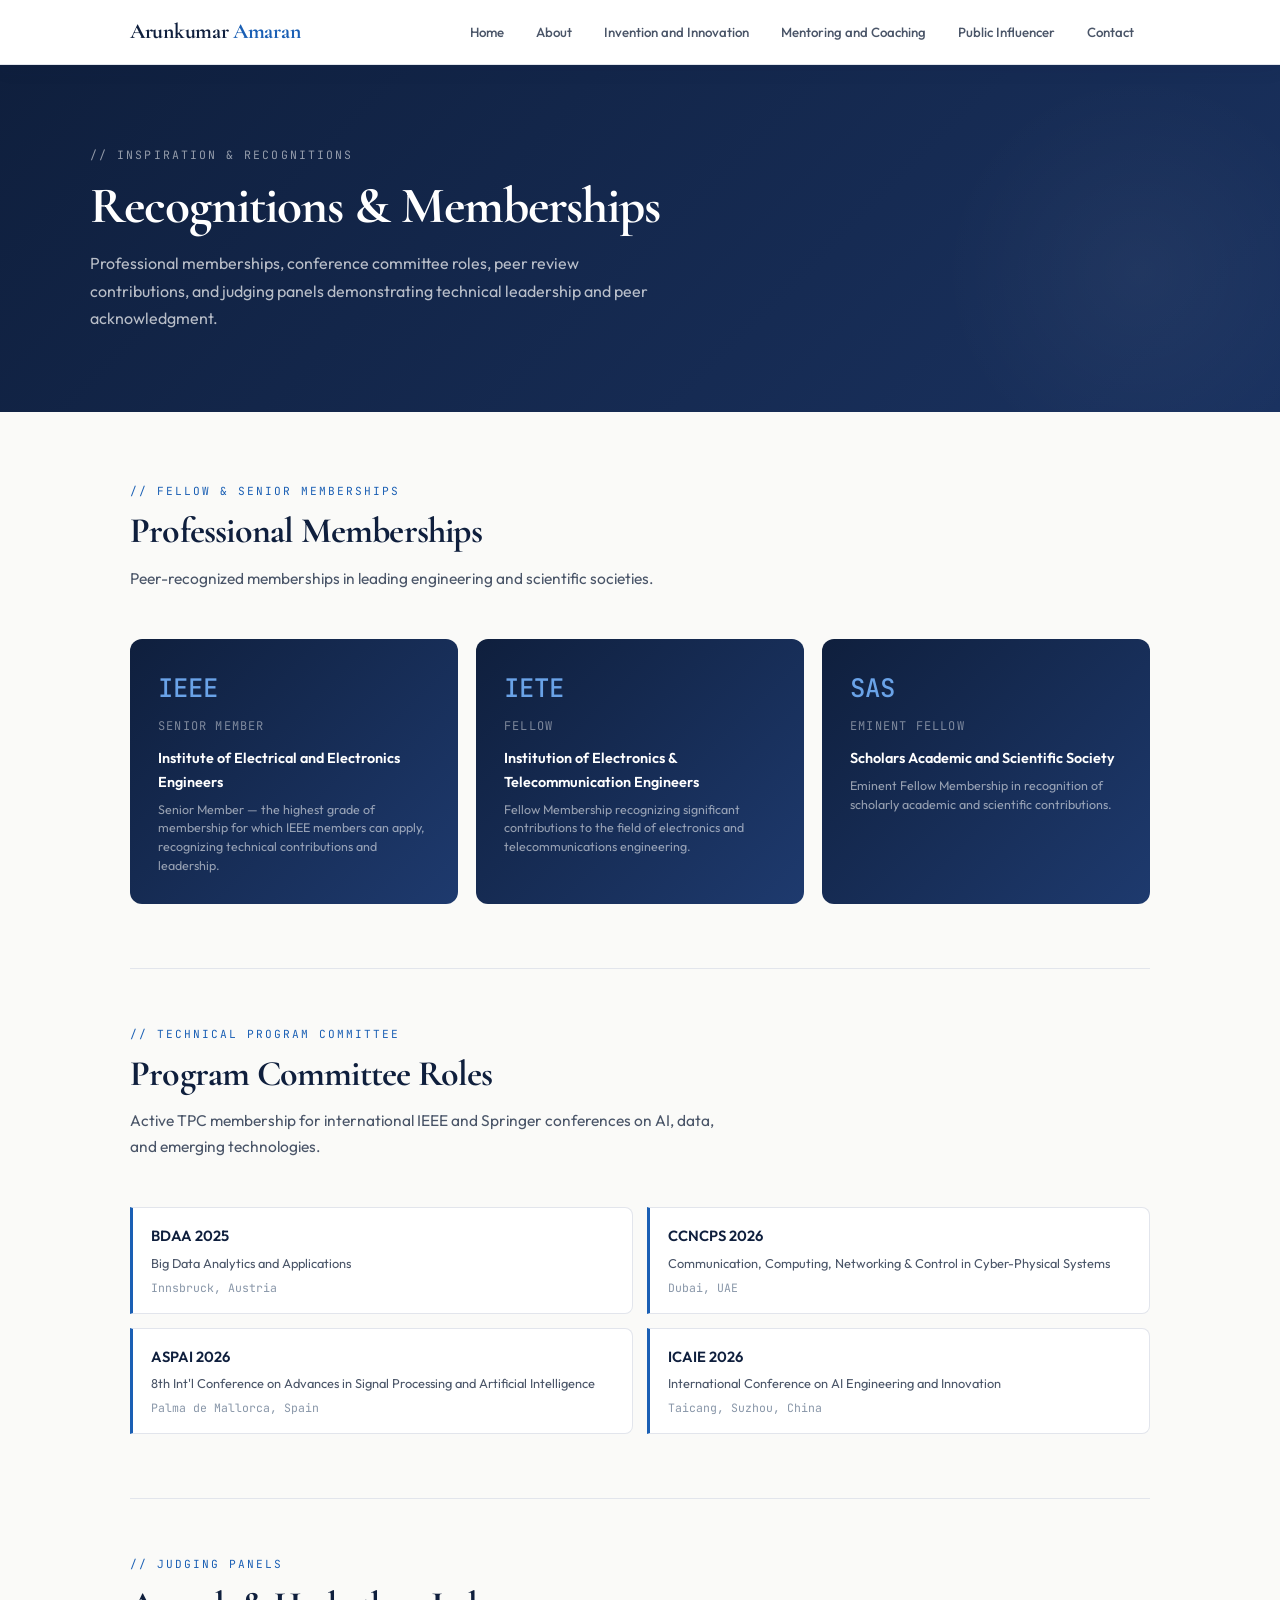
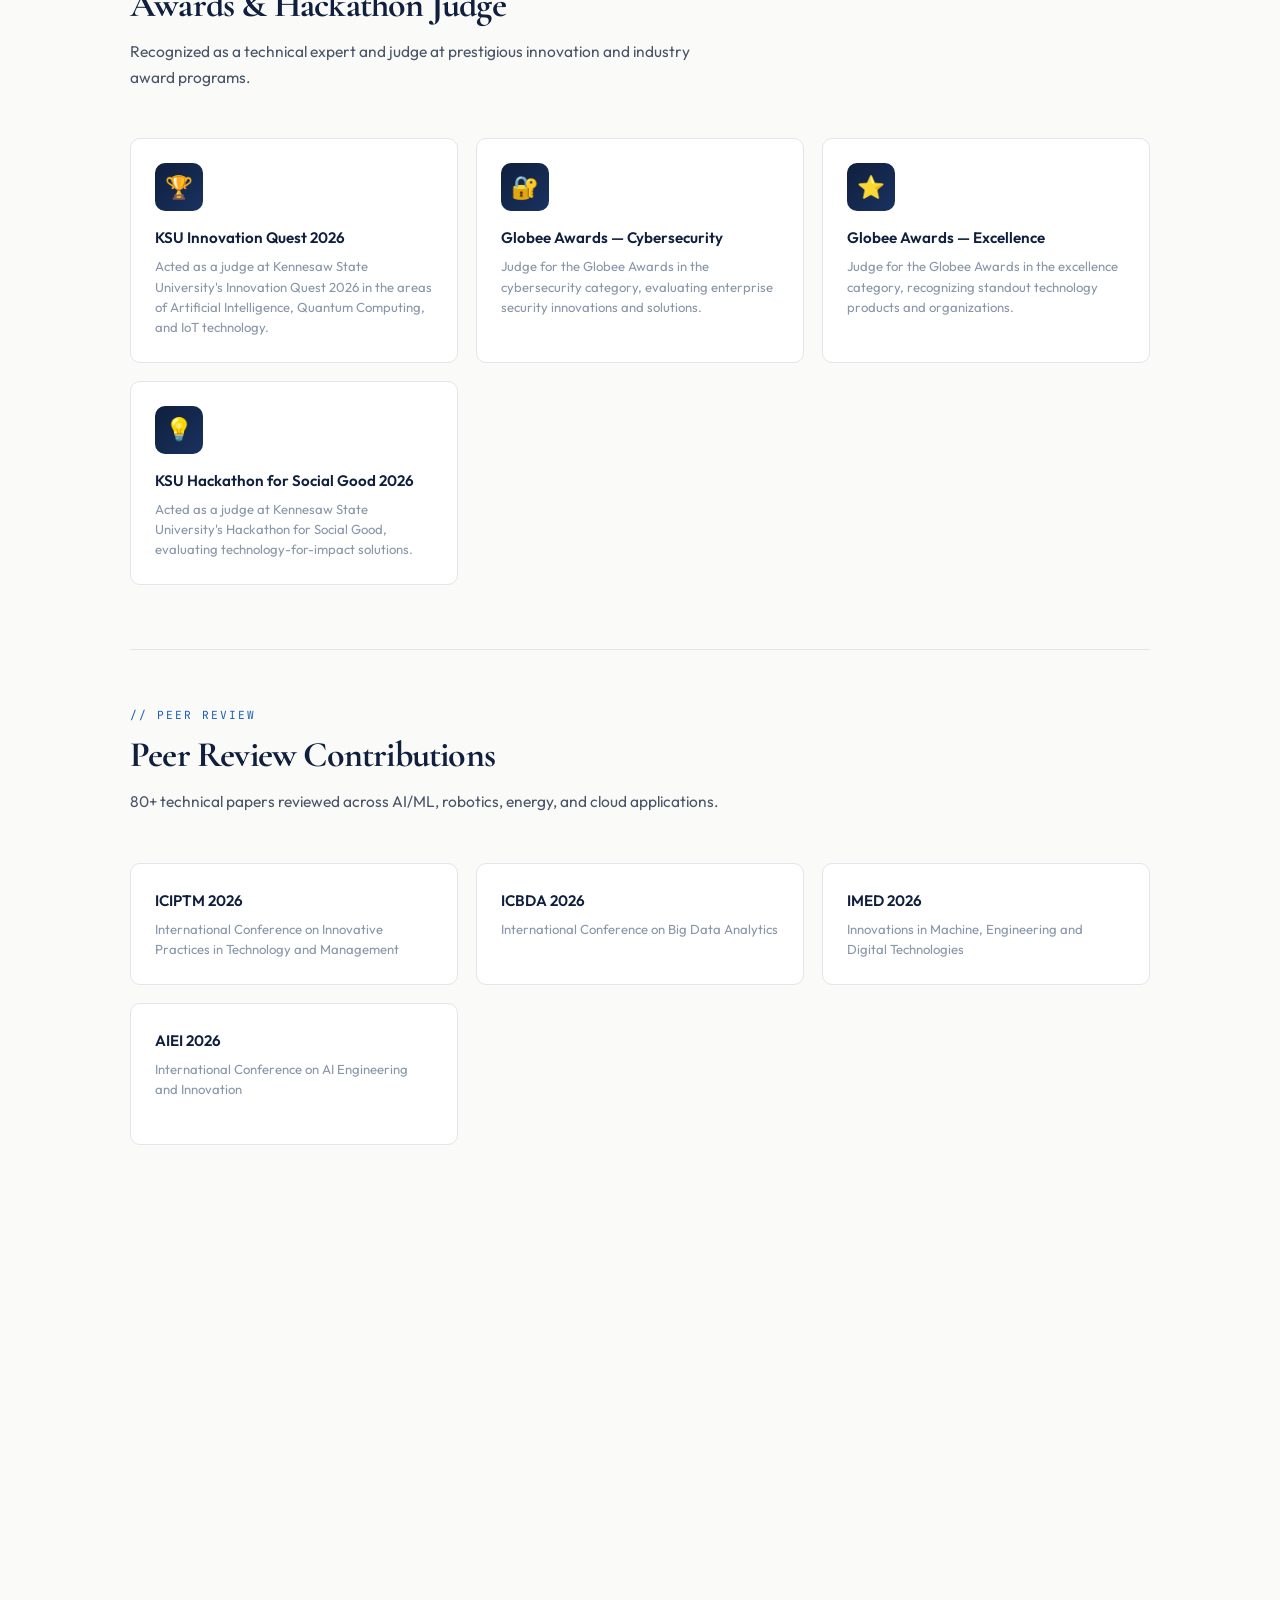
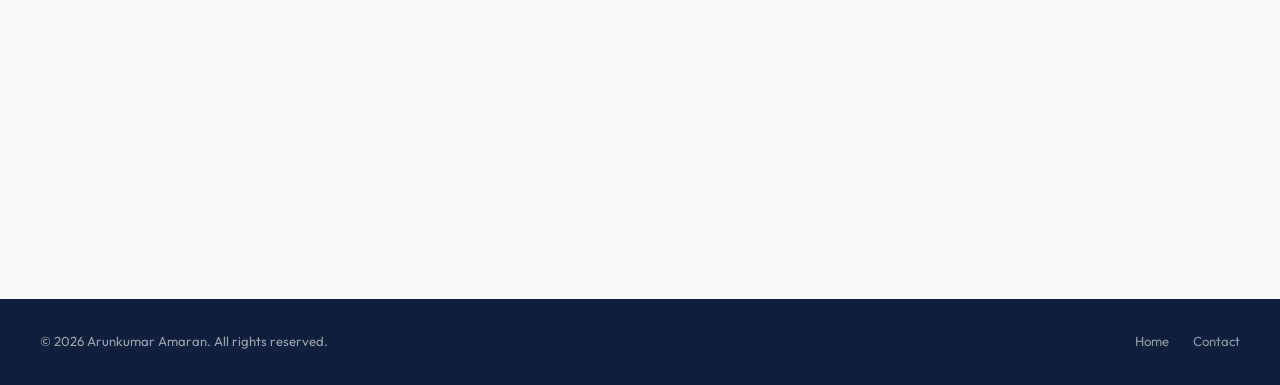
<file: recognitions.html>
<!DOCTYPE html>
<html lang="en">
<head>
<meta charset="UTF-8">
<meta name="viewport" content="width=device-width, initial-scale=1.0">
<title>Recognitions | Arunkumar Amaran</title>
<link rel="stylesheet" href="style.css">
<style>
.recognition-section { margin-bottom: 64px; }

.rec-grid {
  display: grid;
  grid-template-columns: repeat(auto-fill, minmax(280px, 1fr));
  gap: 18px;
}

.rec-card {
  background: var(--surface);
  border: 1px solid var(--border);
  border-radius: 10px;
  padding: 24px;
  transition: box-shadow 0.25s, transform 0.25s;
  display: flex;
  flex-direction: column;
}

.rec-card:hover {
  box-shadow: var(--shadow-lg);
  transform: translateY(-3px);
}

.rec-card-icon {
  width: 48px; height: 48px;
  background: linear-gradient(135deg, var(--navy), var(--navy2));
  border-radius: 10px;
  display: flex;
  align-items: center;
  justify-content: center;
  font-size: 1.4rem;
  margin-bottom: 14px;
}

.rec-card-title {
  font-weight: 600;
  font-size: 0.95rem;
  color: var(--navy);
  margin-bottom: 6px;
}

.rec-card-desc {
  font-size: 0.82rem;
  color: var(--text-light);
  line-height: 1.55;
  flex: 1;
}

.membership-row-full {
  display: grid;
  grid-template-columns: repeat(3, 1fr);
  gap: 18px;
}

.mem-full-card {
  background: linear-gradient(135deg, var(--navy) 0%, #1e3a6e 100%);
  border-radius: 12px;
  padding: 28px;
  color: white;
}

.mem-full-card .abbr {
  font-family: 'JetBrains Mono', monospace;
  font-size: 1.6rem;
  font-weight: 500;
  color: #6aa3e8;
  margin-bottom: 8px;
}

.mem-full-card .level {
  font-size: 0.75rem;
  font-family: 'JetBrains Mono', monospace;
  color: rgba(255,255,255,0.45);
  text-transform: uppercase;
  letter-spacing: 0.1em;
  margin-bottom: 10px;
}

.mem-full-card .name {
  font-size: 0.9rem;
  font-weight: 600;
  margin-bottom: 6px;
}

.mem-full-card .full-name {
  font-size: 0.78rem;
  color: rgba(255,255,255,0.55);
  line-height: 1.5;
}

.tpc-list {
  display: grid;
  grid-template-columns: repeat(2, 1fr);
  gap: 14px;
}

.tpc-item {
  background: var(--surface);
  border: 1px solid var(--border);
  border-left: 3px solid var(--accent);
  border-radius: 0 8px 8px 0;
  padding: 16px 18px;
}

.tpc-name {
  font-weight: 600;
  font-size: 0.92rem;
  color: var(--navy);
  margin-bottom: 4px;
}

.tpc-full {
  font-size: 0.8rem;
  color: var(--text-mid);
  margin-bottom: 4px;
}

.tpc-loc {
  font-family: 'JetBrains Mono', monospace;
  font-size: 0.72rem;
  color: var(--text-light);
}

@media (max-width: 768px) {
  .membership-row-full { grid-template-columns: 1fr; }
  .tpc-list { grid-template-columns: 1fr; }
}
</style>
</head>
<body>

<nav>
  <div class="nav-inner">
    <a href="index.html" class="nav-logo">Arunkumar <em>Amaran</em></a>
    <ul class="nav-links">
      <li><a href="index.html">Home</a></li>
      <li><a href="about.html">About</a></li>
      <li><a href="innovation.html">Invention and Innovation</a></li>
      
      <li><a href="recognitions.html">Mentoring and Coaching</a></li>
      <li><a href="community.html">Public Influencer</a></li>
      <li><a href="contact.html">Contact</a></li>
    </ul>
  </div>
</nav>

<div class="page-hero">
  <div class="page-hero-inner">
    <div class="eyebrow">// inspiration & recognitions</div>
    <h1>Recognitions &amp; Memberships</h1>
    <p>Professional memberships, conference committee roles, peer review contributions, and judging panels demonstrating technical leadership and peer acknowledgment.</p>
  </div>
</div>

<div class="page-body">

  <!-- Memberships -->
  <div class="recognition-section">
    <span class="section-tag">// fellow & senior memberships</span>
    <h2 class="section-title">Professional Memberships</h2>
    <p class="section-lead">Peer-recognized memberships in leading engineering and scientific societies.</p>

    <div class="membership-row-full">
      <div class="mem-full-card reveal">
        <div class="abbr">IEEE</div>
        <div class="level">Senior Member</div>
        <div class="name">Institute of Electrical and Electronics Engineers</div>
        <div class="full-name">Senior Member — the highest grade of membership for which IEEE members can apply, recognizing technical contributions and leadership.</div>
      </div>
      <div class="mem-full-card reveal">
        <div class="abbr">IETE</div>
        <div class="level">Fellow</div>
        <div class="name">Institution of Electronics &amp; Telecommunication Engineers</div>
        <div class="full-name">Fellow Membership recognizing significant contributions to the field of electronics and telecommunications engineering.</div>
      </div>
      <div class="mem-full-card reveal">
        <div class="abbr">SAS</div>
        <div class="level">Eminent Fellow</div>
        <div class="name">Scholars Academic and Scientific Society</div>
        <div class="full-name">Eminent Fellow Membership in recognition of scholarly academic and scientific contributions.</div>
      </div>
    </div>
  </div>

  <hr class="divider">

  <!-- TPC -->
  <div class="recognition-section">
    <span class="section-tag">// technical program committee</span>
    <h2 class="section-title">Program Committee Roles</h2>
    <p class="section-lead">Active TPC membership for international IEEE and Springer conferences on AI, data, and emerging technologies.</p>

    <div class="tpc-list">
      <div class="tpc-item reveal">
        <div class="tpc-name">BDAA 2025</div>
        <div class="tpc-full">Big Data Analytics and Applications</div>
        <div class="tpc-loc">Innsbruck, Austria</div>
      </div>
      <div class="tpc-item reveal">
        <div class="tpc-name">CCNCPS 2026</div>
        <div class="tpc-full">Communication, Computing, Networking & Control in Cyber-Physical Systems</div>
        <div class="tpc-loc">Dubai, UAE</div>
      </div>
      <div class="tpc-item reveal">
        <div class="tpc-name">ASPAI 2026</div>
        <div class="tpc-full">8th Int'l Conference on Advances in Signal Processing and Artificial Intelligence</div>
        <div class="tpc-loc">Palma de Mallorca, Spain</div>
      </div>
      <div class="tpc-item reveal">
        <div class="tpc-name">ICAIE 2026</div>
        <div class="tpc-full">International Conference on AI Engineering and Innovation</div>
        <div class="tpc-loc">Taicang, Suzhou, China</div>
      </div>
    </div>
  </div>

  <hr class="divider">

  <!-- Judging -->
  <div class="recognition-section">
    <span class="section-tag">// judging panels</span>
    <h2 class="section-title">Awards &amp; Hackathon Judge</h2>
    <p class="section-lead">Recognized as a technical expert and judge at prestigious innovation and industry award programs.</p>

    <div class="rec-grid">
      <div class="rec-card reveal">
        <div class="rec-card-icon">🏆</div>
        <div class="rec-card-title">KSU Innovation Quest 2026</div>
        <div class="rec-card-desc">Acted as a judge at Kennesaw State University's Innovation Quest 2026 in the areas of Artificial Intelligence, Quantum Computing, and IoT technology.</div>
      </div>
      <div class="rec-card reveal">
        <div class="rec-card-icon">🔐</div>
        <div class="rec-card-title">Globee Awards — Cybersecurity</div>
        <div class="rec-card-desc">Judge for the Globee Awards in the cybersecurity category, evaluating enterprise security innovations and solutions.</div>
      </div>
      <div class="rec-card reveal">
        <div class="rec-card-icon">⭐</div>
        <div class="rec-card-title">Globee Awards — Excellence</div>
        <div class="rec-card-desc">Judge for the Globee Awards in the excellence category, recognizing standout technology products and organizations.</div>
      </div>
      <div class="rec-card reveal">
        <div class="rec-card-icon">💡</div>
        <div class="rec-card-title">KSU Hackathon for Social Good 2026</div>
        <div class="rec-card-desc">Acted as a judge at Kennesaw State University's Hackathon for Social Good, evaluating technology-for-impact solutions.</div>
      </div>
    </div>
  </div>

  <hr class="divider">

  <!-- Peer Review -->
  <div class="recognition-section">
    <span class="section-tag">// peer review</span>
    <h2 class="section-title">Peer Review Contributions</h2>
    <p class="section-lead">80+ technical papers reviewed across AI/ML, robotics, energy, and cloud applications.</p>

    <div class="rec-grid">
      <div class="rec-card reveal">
        <div class="rec-card-title">ICIPTM 2026</div>
        <div class="rec-card-desc">International Conference on Innovative Practices in Technology and Management</div>
      </div>
      <div class="rec-card reveal">
        <div class="rec-card-title">ICBDA 2026</div>
        <div class="rec-card-desc">International Conference on Big Data Analytics</div>
      </div>
      <div class="rec-card reveal">
        <div class="rec-card-title">IMED 2026</div>
        <div class="rec-card-desc">Innovations in Machine, Engineering and Digital Technologies</div>
      </div>
      <div class="rec-card reveal">
        <div class="rec-card-title">AIEI 2026</div>
        <div class="rec-card-desc">International Conference on AI Engineering and Innovation</div>
      </div>
      <div class="rec-card reveal">
        <div class="rec-card-title">ICAIE 2026</div>
        <div class="rec-card-desc">International Conference on Artificial Intelligence and Education</div>
      </div>
      <div class="rec-card reveal">
        <div class="rec-card-title">QCETCS 2026</div>
        <div class="rec-card-desc">International Conference on Quantum Computing, Emerging Technologies and Cyber Security</div>
      </div>
      <div class="rec-card reveal">
        <div class="rec-card-title">NQComp 2026</div>
        <div class="rec-card-desc">Next-Gen Quantum and Advanced Computing: Algorithms, Security, and Beyond</div>
      </div>
      <div class="rec-card reveal">
        <div class="rec-card-title">ICAISET 2026</div>
        <div class="rec-card-desc">IEEE International Conference on Artificial Intelligence, Systems, and Emerging Technologies</div>
      </div>
      <div class="rec-card reveal">
        <div class="rec-card-title">AICCoNS 2026</div>
        <div class="rec-card-desc">Artificial Intelligence, Computation, Communication, and Network Security</div>
      </div>
      <div class="rec-card reveal">
        <div class="rec-card-title">ISSATK 2026</div>
        <div class="rec-card-desc">International Symposium of Systems, Advanced Technologies and Knowledge</div>
      </div>
      <div class="rec-card reveal">
        <div class="rec-card-title">RRRAI 2026</div>
        <div class="rec-card-desc">Responsible, Risk-aware, and Regulated Artificial Intelligence</div>
      </div>
      <div class="rec-card reveal">
        <div class="rec-card-title">INCIP 2026</div>
        <div class="rec-card-desc">International Conference on Next Generation Communication & Information Processing</div>
      </div>
      <div class="rec-card reveal">
        <div class="rec-card-title">CCNCPS 2026</div>
        <div class="rec-card-desc">International Conference on Communication, Computing, Networking, and Control in Cyber-Physical Systems</div>
      </div>
      <div class="rec-card reveal">
        <div class="rec-card-title">ICISCN 2026</div>
        <div class="rec-card-desc">International Conference on Intelligent Systems and Computational Networks</div>
      </div>
      <div class="rec-card reveal">
        <div class="rec-card-title">CEECT 2026</div>
        <div class="rec-card-desc">International Conference on Electrical Engineering and Control Technologies</div>
      </div>
      <div class="rec-card reveal">
        <div class="rec-card-title">ASPAI 2026</div>
        <div class="rec-card-desc">8th International Conference on Advances in Signal Processing and Artificial Intelligence</div>
      </div>
      <div class="rec-card reveal">
        <div class="rec-card-title">CE2CT 2026</div>
        <div class="rec-card-desc">Second International Conference on Advances in Computer Science, Electrical, Electronics, and Communication Technologies</div>
      </div>
    </div>
  </div>

</div>

<footer>
  <div>© 2026 Arunkumar Amaran. All rights reserved.</div>
  <div class="footer-links">
    <a href="index.html">Home</a>
    <a href="contact.html">Contact</a>
  </div>
</footer>

<script>
const obs = new IntersectionObserver(entries => {
  entries.forEach((e,i) => { if(e.isIntersecting) setTimeout(() => e.target.classList.add('in'), i*60); });
}, { threshold: 0.05 });
document.querySelectorAll('.reveal').forEach(el => obs.observe(el));
</script>
</body>
</html>
</file>
<file: style.css>
/* ===== ARUNKUMAR AMARAN — SHARED STYLES ===== */
@import url('https://fonts.googleapis.com/css2?family=Cormorant+Garamond:ital,wght@0,400;0,600;0,700;1,400&family=Outfit:wght@300;400;500;600&family=JetBrains+Mono:wght@400;500&display=swap');

:root {
  --bg: #fafaf8;
  --bg2: #f2f1ed;
  --surface: #ffffff;
  --navy: #0f1f3d;
  --navy2: #1a3260;
  --accent: #1a5fb4;
  --accent2: #c9492b;
  --accent3: #2d7d46;
  --text: #1a1f2e;
  --text-mid: #4a5568;
  --text-light: #8896a8;
  --border: #e2e5ec;
  --border2: rgba(26,95,180,0.15);
  --shadow: 0 2px 20px rgba(15,31,61,0.08);
  --shadow-lg: 0 8px 40px rgba(15,31,61,0.12);
}

*, *::before, *::after { box-sizing: border-box; margin: 0; padding: 0; }
html { scroll-behavior: smooth; }

body {
  background: var(--bg);
  color: var(--text);
  font-family: 'Outfit', sans-serif;
  font-size: 16px;
  line-height: 1.65;
}

/* ── NAV ── */
nav {
  position: sticky;
  top: 0;
  z-index: 200;
  background: var(--surface);
  border-bottom: 1px solid var(--border);
  box-shadow: var(--shadow);
}

.nav-inner {
  max-width: 1100px;
  margin: 0 auto;
  padding: 0 40px;
  display: flex;
  align-items: center;
  justify-content: space-between;
  height: 64px;
}

.nav-logo {
  font-family: 'Cormorant Garamond', serif;
  font-size: 1.35rem;
  font-weight: 700;
  color: var(--navy);
  text-decoration: none;
  letter-spacing: -0.3px;
}

.nav-logo em { color: var(--accent); font-style: normal; }

.nav-links {
  display: flex;
  list-style: none;
  gap: 0;
}

.nav-links a {
  display: block;
  padding: 0 16px;
  height: 64px;
  line-height: 64px;
  font-size: 0.83rem;
  font-weight: 500;
  color: var(--text-mid);
  text-decoration: none;
  border-bottom: 2px solid transparent;
  transition: color 0.2s, border-color 0.2s;
  white-space: nowrap;
}

.nav-links a:hover,
.nav-links a.active {
  color: var(--accent);
  border-bottom-color: var(--accent);
}

/* ── HERO / PAGE HEADER ── */
.page-hero {
  background: linear-gradient(135deg, var(--navy) 0%, var(--navy2) 100%);
  color: white;
  padding: 80px 40px;
  position: relative;
  overflow: hidden;
}

.page-hero::after {
  content: '';
  position: absolute;
  right: -60px; bottom: -60px;
  width: 400px; height: 400px;
  background: radial-gradient(circle, rgba(255,255,255,0.04) 0%, transparent 70%);
  border-radius: 50%;
}

.page-hero-inner {
  max-width: 1100px;
  margin: 0 auto;
  position: relative;
  z-index: 1;
}

.page-hero .eyebrow {
  font-family: 'JetBrains Mono', monospace;
  font-size: 0.72rem;
  letter-spacing: 0.18em;
  text-transform: uppercase;
  color: rgba(255,255,255,0.55);
  margin-bottom: 14px;
}

.page-hero h1 {
  font-family: 'Cormorant Garamond', serif;
  font-size: clamp(2.2rem, 4vw, 3.4rem);
  font-weight: 700;
  line-height: 1.1;
  margin-bottom: 16px;
  letter-spacing: -1px;
}

.page-hero p {
  font-size: 1rem;
  color: rgba(255,255,255,0.7);
  max-width: 560px;
  line-height: 1.7;
}

/* ── MAIN LAYOUT ── */
.page-body {
  max-width: 1100px;
  margin: 0 auto;
  padding: 70px 40px;
}

/* ── SECTION HEADINGS ── */
.section-tag {
  font-family: 'JetBrains Mono', monospace;
  font-size: 0.7rem;
  letter-spacing: 0.18em;
  text-transform: uppercase;
  color: var(--accent);
  margin-bottom: 10px;
  display: block;
}

h2.section-title {
  font-family: 'Cormorant Garamond', serif;
  font-size: clamp(1.7rem, 2.8vw, 2.6rem);
  font-weight: 700;
  letter-spacing: -0.8px;
  color: var(--navy);
  line-height: 1.15;
  margin-bottom: 14px;
}

.section-lead {
  color: var(--text-mid);
  max-width: 600px;
  margin-bottom: 48px;
  font-size: 0.97rem;
}

/* ── CARDS ── */
.card {
  background: var(--surface);
  border: 1px solid var(--border);
  border-radius: 10px;
  padding: 28px 32px;
  transition: box-shadow 0.25s, transform 0.25s;
}

.card:hover {
  box-shadow: var(--shadow-lg);
  transform: translateY(-3px);
}

/* ── DIVIDER ── */
hr.divider {
  border: none;
  border-top: 1px solid var(--border);
  margin: 56px 0;
}

/* ── TAGS / CHIPS ── */
.chip {
  display: inline-block;
  background: #eef3fb;
  color: var(--accent);
  font-size: 0.73rem;
  font-family: 'JetBrains Mono', monospace;
  padding: 3px 10px;
  border-radius: 4px;
  border: 1px solid rgba(26,95,180,0.18);
  margin: 3px 3px 3px 0;
}

/* ── FOOTER ── */
footer {
  background: var(--navy);
  color: rgba(255,255,255,0.6);
  padding: 32px 40px;
  font-size: 0.82rem;
  display: flex;
  align-items: center;
  justify-content: space-between;
  gap: 20px;
  flex-wrap: wrap;
}

footer a {
  color: rgba(255,255,255,0.55);
  text-decoration: none;
  transition: color 0.2s;
}

footer a:hover { color: white; }

.footer-links { display: flex; gap: 24px; }

/* ── SCROLL REVEAL ── */
.reveal {
  opacity: 0;
  transform: translateY(22px);
  transition: opacity 0.55s ease, transform 0.55s ease;
}
.reveal.in { opacity: 1; transform: none; }

/* ── RESPONSIVE ── */
@media (max-width: 768px) {
  .nav-inner { padding: 0 20px; }
  .nav-links { display: none; }
  .page-hero { padding: 60px 20px; }
  .page-body { padding: 48px 20px; }
  footer { padding: 24px 20px; }
}
</file>
